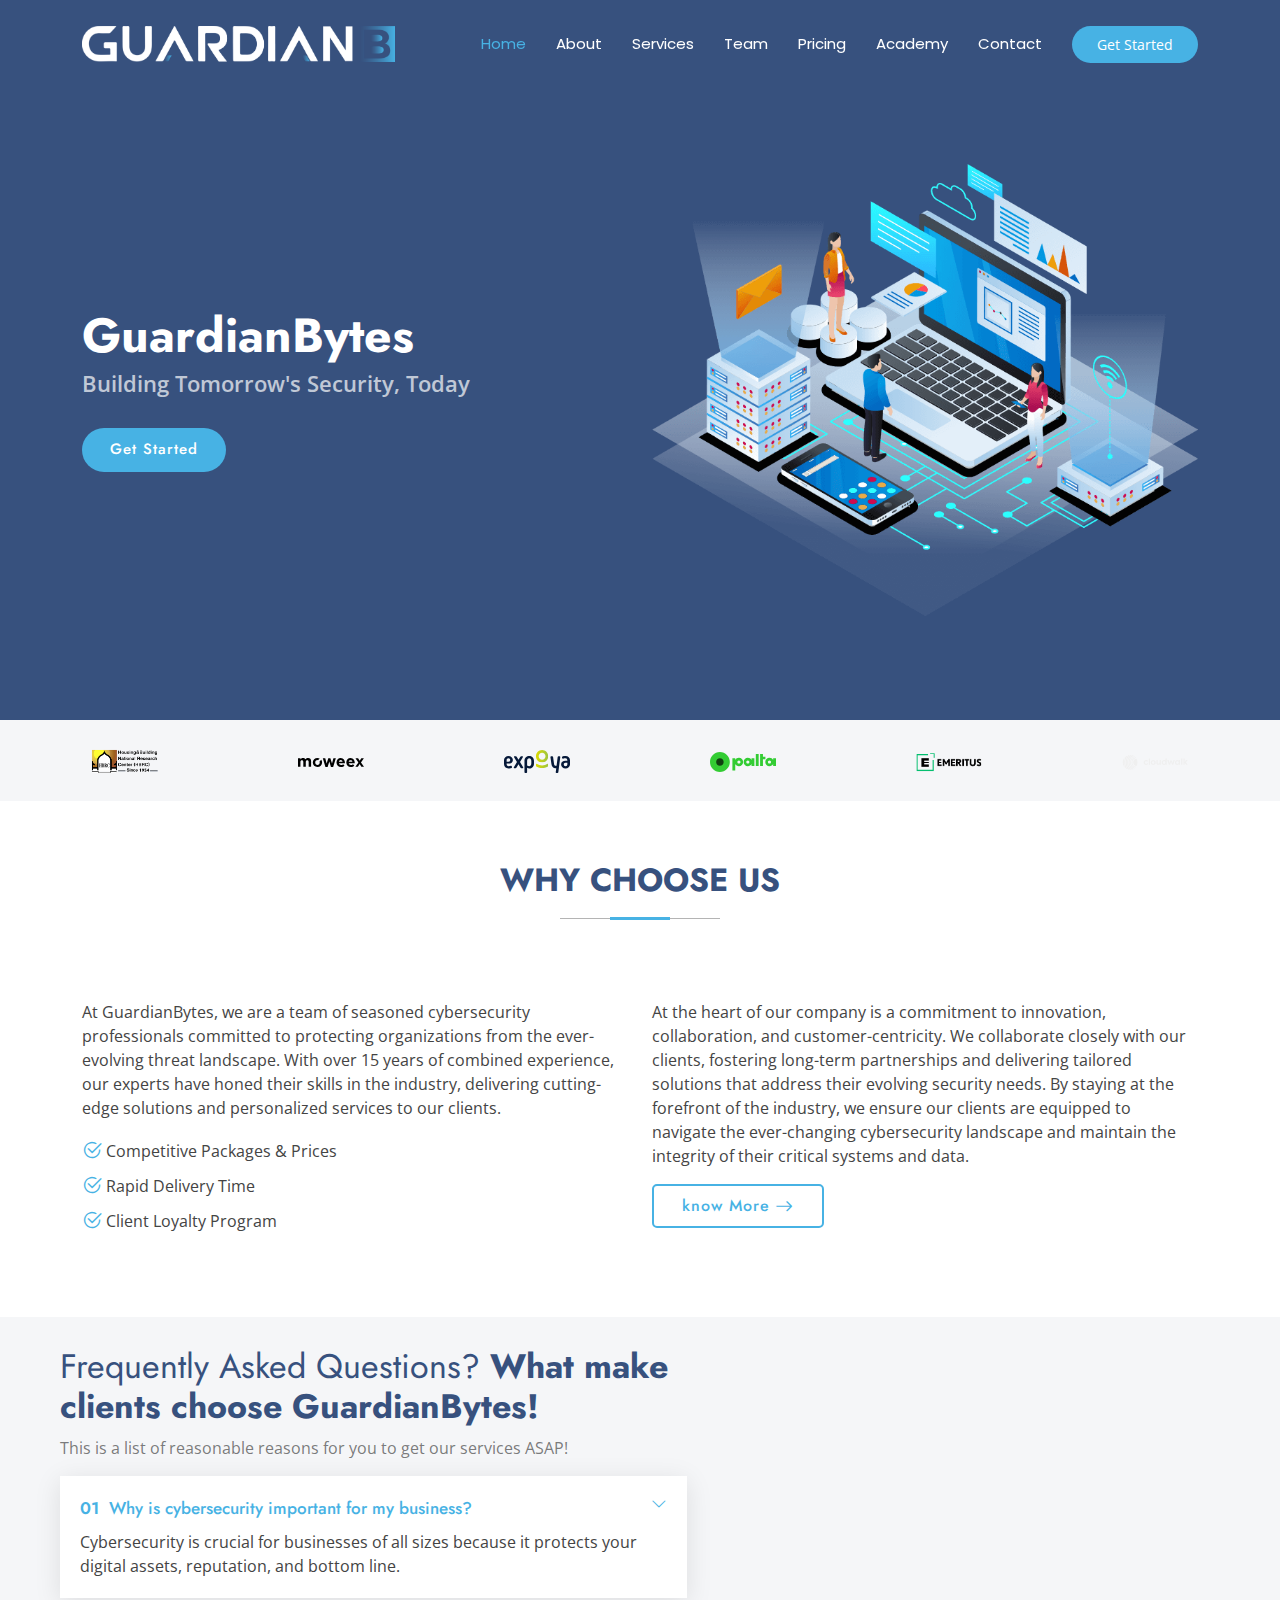
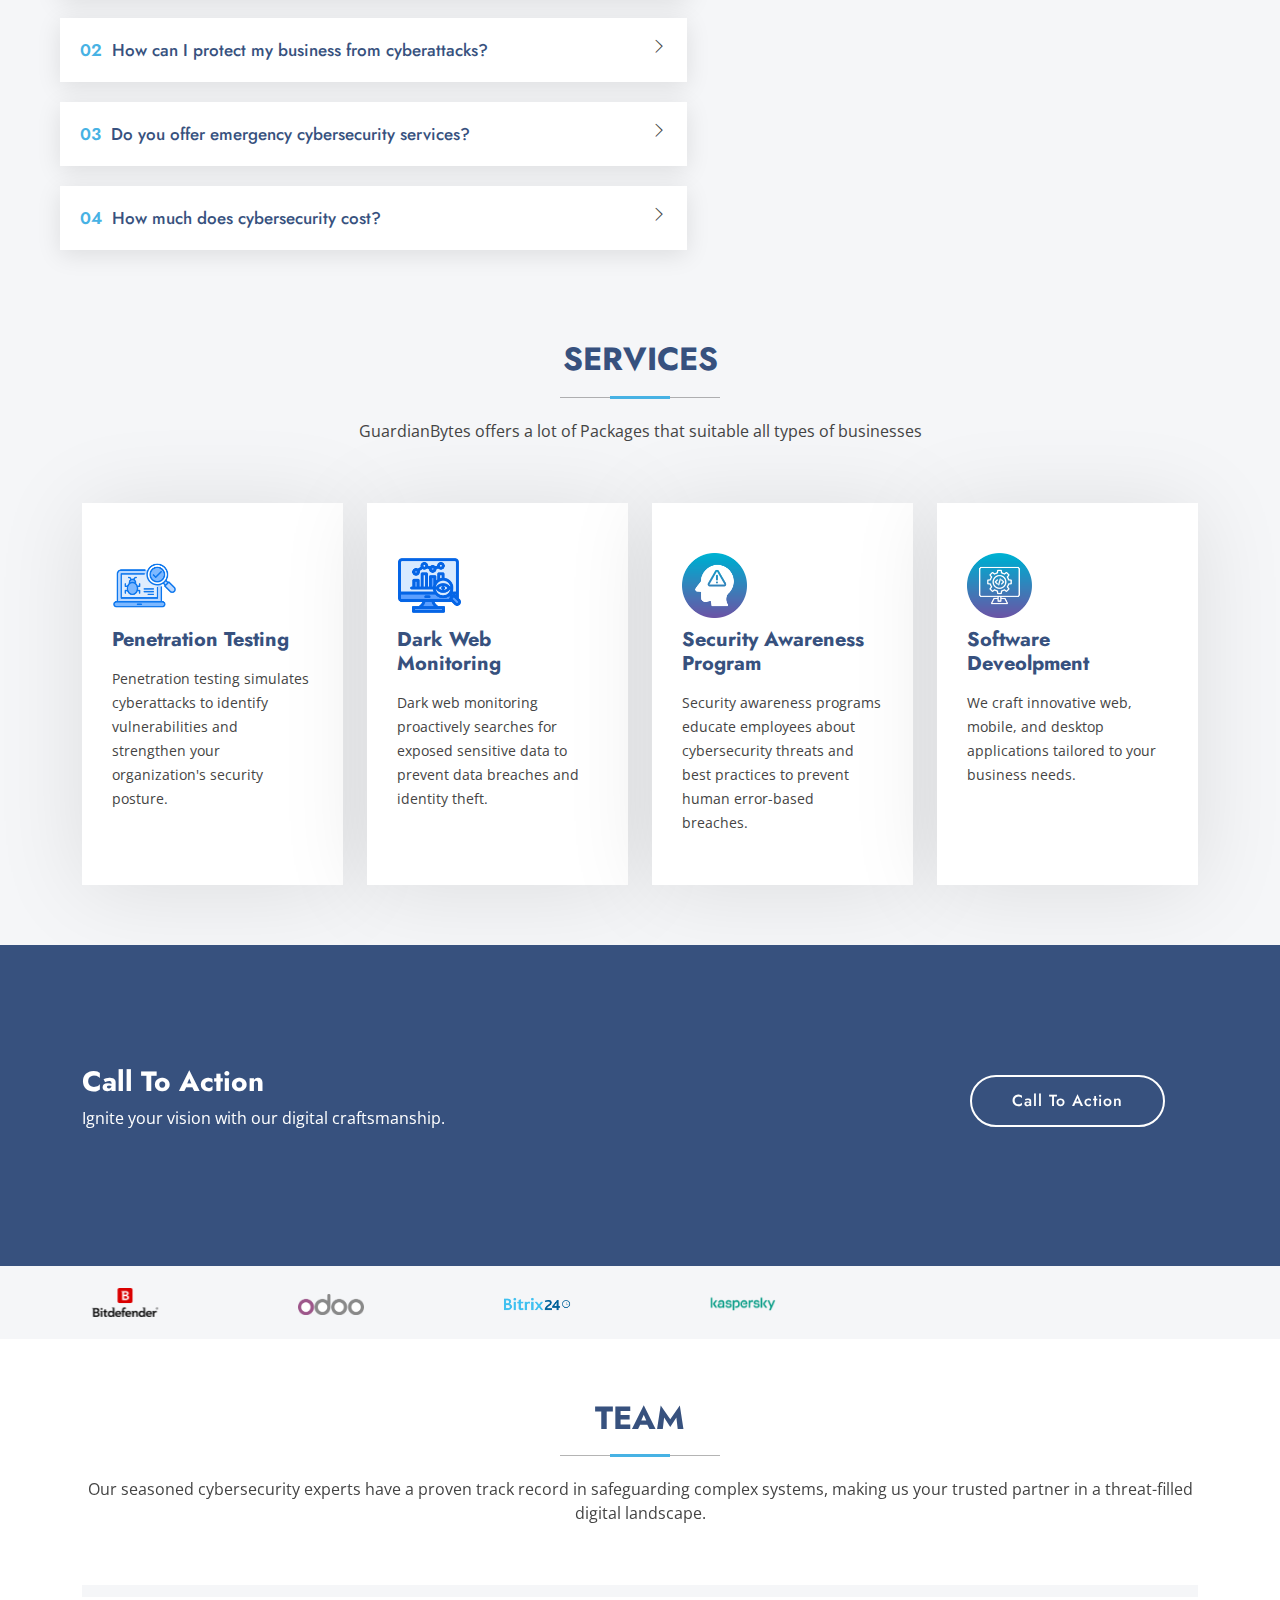
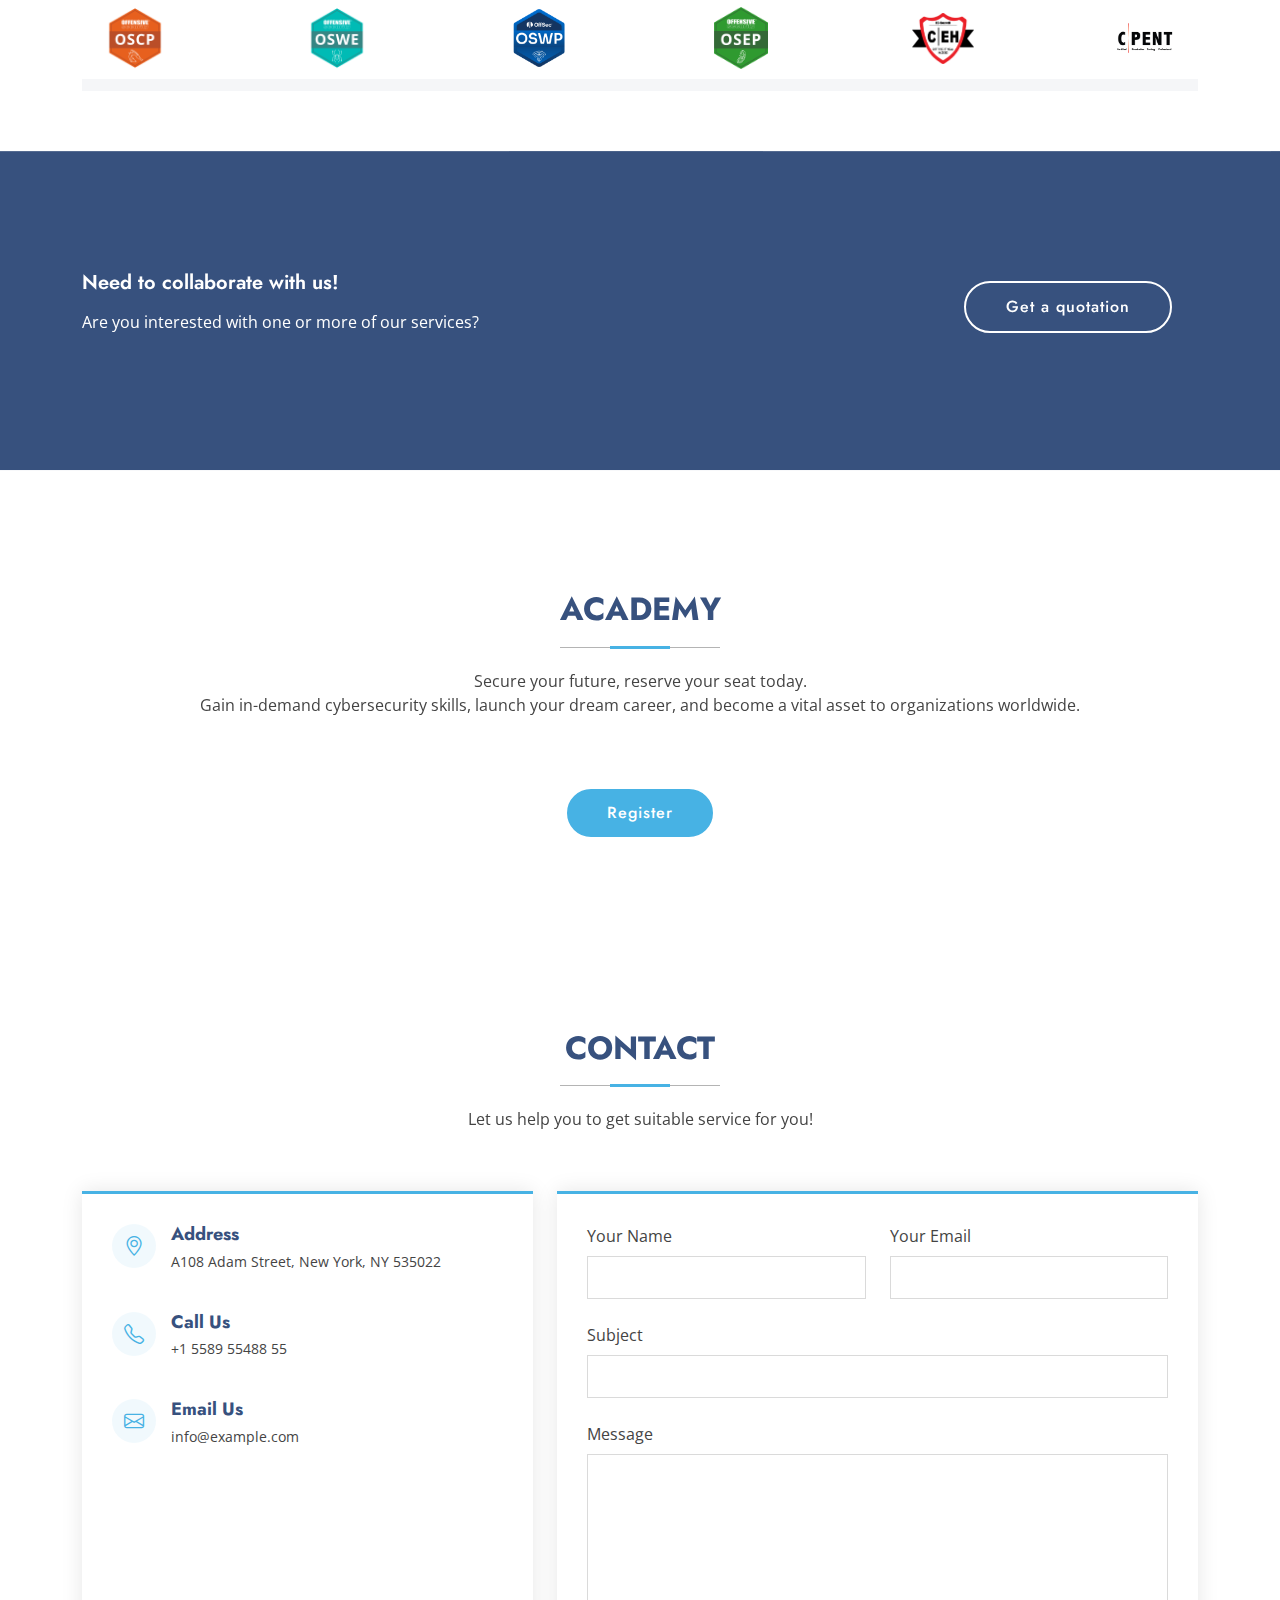
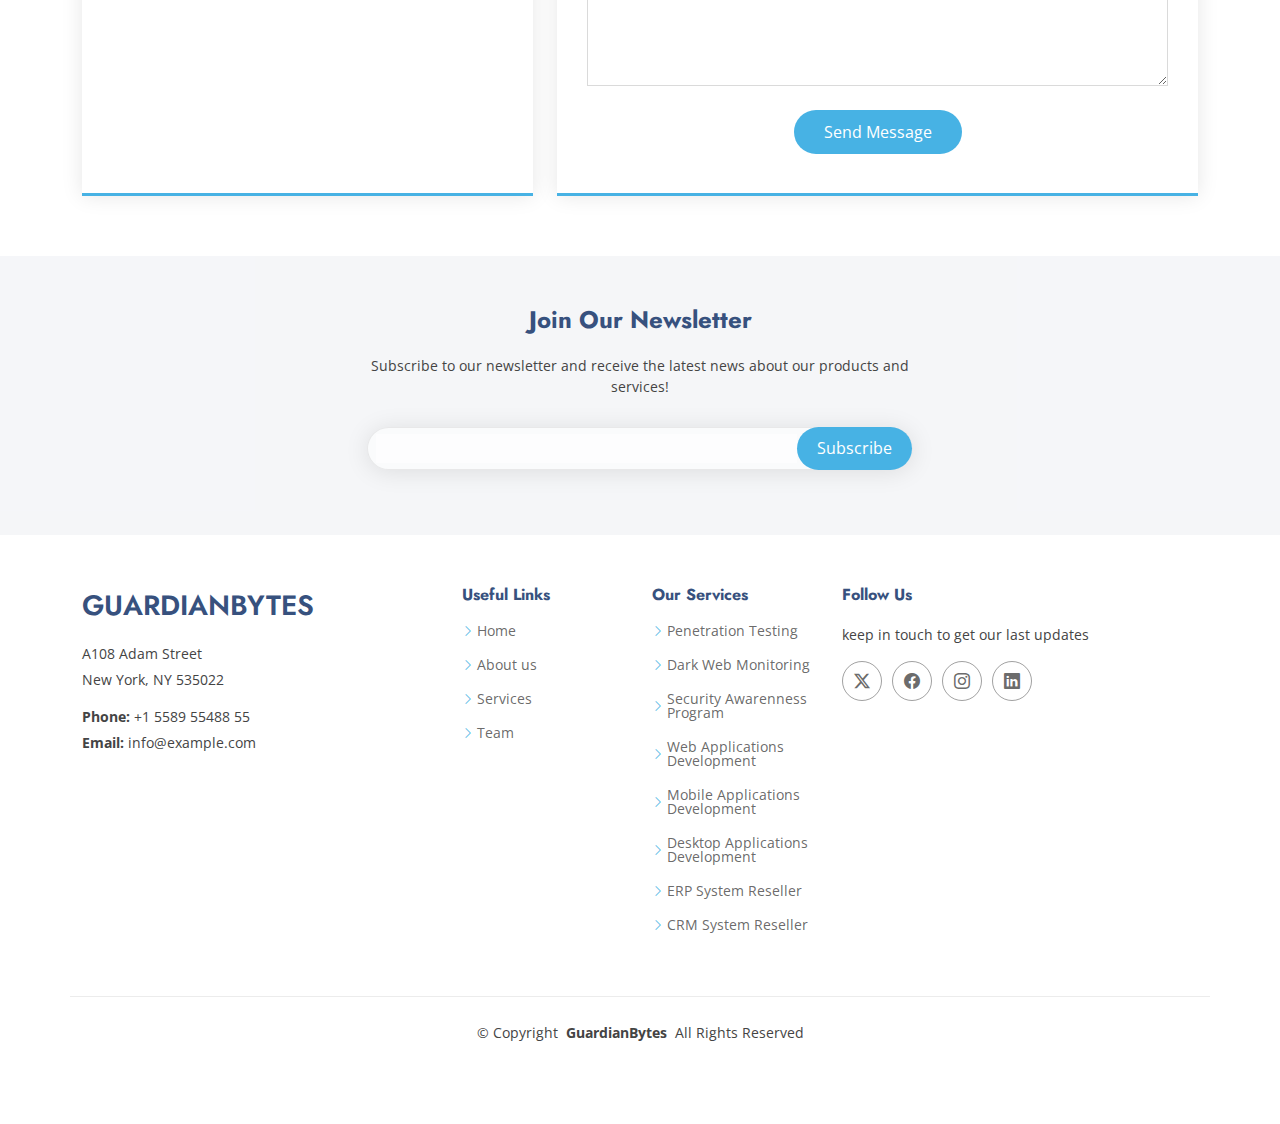
<file: index.html>
<!DOCTYPE html>
<html lang="en">

<head>
  <meta charset="utf-8">
  <meta content="width=device-width, initial-scale=1.0" name="viewport">
  <title>GuardianBytes</title>
  <meta content="" name="description">
  <meta content="" name="keywords">

  <!-- Favicons -->
  <link href="assets/img/favicon.ico" rel="icon">
  <link href="assets/img/favicon.ico" rel="apple-touch-icon">

  <!-- Fonts -->
  <link href="https://fonts.googleapis.com" rel="preconnect">
  <link href="https://fonts.gstatic.com" rel="preconnect" crossorigin>
  <link href="https://fonts.googleapis.com/css2?family=Open+Sans:ital,wght@0,300;0,400;0,500;0,600;0,700;0,800;1,300;1,400;1,500;1,600;1,700;1,800&family=Poppins:ital,wght@0,100;0,200;0,300;0,400;0,500;0,600;0,700;0,800;0,900;1,100;1,200;1,300;1,400;1,500;1,600;1,700;1,800;1,900&family=Jost:ital,wght@0,100;0,200;0,300;0,400;0,500;0,600;0,700;0,800;0,900;1,100;1,200;1,300;1,400;1,500;1,600;1,700;1,800;1,900&display=swap" rel="stylesheet">

  <!-- Vendor CSS Files -->
  <link href="assets/vendor/bootstrap/css/bootstrap.min.css" rel="stylesheet">
  <link href="assets/vendor/bootstrap-icons/bootstrap-icons.css" rel="stylesheet">
  <link href="assets/vendor/aos/aos.css" rel="stylesheet">
  <link href="assets/vendor/glightbox/css/glightbox.min.css" rel="stylesheet">
  <link href="assets/vendor/swiper/swiper-bundle.min.css" rel="stylesheet">

  <!-- Main CSS File -->
  <link href="assets/css/main.css" rel="stylesheet">

</head>

<body class="index-page">

  <header id="header" class="header d-flex align-items-center fixed-top">
    <div class="container-fluid container-xl position-relative d-flex align-items-center">

      <a href="index.html" class="logo d-flex align-items-center me-auto">
        <!-- Uncomment the line below if you also wish to use an image logo -->
        <!-- <img src="assets/img/logo.png" alt=""> -->
        <img class="sitename" src="assets/img/G_B (wv).png">
      </a>

      <nav id="navmenu" class="navmenu">
        <ul>
          <li><a href="#hero" class="active">Home</a></li>
          <li><a href="#about">About</a></li>
          <li><a href="#services">Services</a></li>
          <li><a href="#team">Team</a></li>
          <li><a href="#pricing">Pricing</a></li>
          <li><a href="#academy">Academy</a></li>
          <li><a href="#contact">Contact</a></li>
        </ul>
        <i class="mobile-nav-toggle d-xl-none bi bi-list"></i>
      </nav>

      <a class="btn-getstarted" href="#about">Get Started</a>

    </div>
  </header>

  <main class="main">

    <!-- Hero Section -->
    <section id="hero" class="hero section dark-background">

      <div class="container">
        <div class="row gy-4">
          <div class="col-lg-6 order-2 order-lg-1 d-flex flex-column justify-content-center" data-aos="fade-up">
            <h1>GuardianBytes</h1>
            <p>Building Tomorrow's Security, Today</p>
            <div class="d-flex">
              <a href="#about" class="btn-get-started">Get Started</a>
            </div>
          </div>
          <div class="col-lg-6 order-1 order-lg-2 hero-img">
            <img src="assets/img/hero-img.png" class="img-fluid animated" alt="">
          </div>
        </div>
      </div>

    </section><!-- /Hero Section -->

    <!-- Clients Section -->
    <section id="clients" class="clients section light-background">

      <div class="container">

        <div class="swiper init-swiper">
          <script type="application/json" class="swiper-config">
            {
              "loop": true,
              "speed": 600,
              "autoplay": {
                "delay": 5000
              },
              "slidesPerView": "auto",
              "pagination": {
                "el": ".swiper-pagination",
                "type": "bullets",
                "clickable": true
              },
              "breakpoints": {
                "320": {
                  "slidesPerView": 2,
                  "spaceBetween": 40
                },
                "480": {
                  "slidesPerView": 3,
                  "spaceBetween": 60
                },
                "640": {
                  "slidesPerView": 4,
                  "spaceBetween": 80
                },
                "992": {
                  "slidesPerView": 5,
                  "spaceBetween": 120
                },
                "1200": {
                  "slidesPerView": 6,
                  "spaceBetween": 120
                }
              }
            }
          </script>
          <div class="swiper-wrapper align-items-center">
            <div class="swiper-slide"><img src="assets/img/clients/client-1.png" class="img-fluid" alt=""></div>
            <div class="swiper-slide"><img src="assets/img/clients/client-2.svg" class="img-fluid" alt=""></div>
            <div class="swiper-slide"><img src="assets/img/clients/client-3.svg" class="img-fluid" alt=""></div>
            <div class="swiper-slide"><img src="assets/img/clients/client-4.svg" class="img-fluid" alt=""></div>
            <div class="swiper-slide"><img src="assets/img/clients/client-5.webp" class="img-fluid" alt=""></div>
            <div class="swiper-slide"><img src="assets/img/clients/client-6.svg" class="img-fluid" alt=""></div>
            <div class="swiper-slide"><img src="assets/img/clients/client-7.png" class="img-fluid" alt=""></div>
            <div class="swiper-slide"><img src="assets/img/clients/client-8.png" class="img-fluid" alt=""></div>
            <div class="swiper-slide"><img src="assets/img/clients/client-9.png" class="img-fluid" alt=""></div>
          </div>
        </div>

      </div>

    </section><!-- /Clients Section -->

    <!-- About Section -->
    <section id="about" class="about section">

      <!-- Section Title -->
      <div class="container section-title">
        <h2>Why Choose Us</h2>
      </div><!-- End Section Title -->

      <div class="container">

        <div class="row gy-4">

          <div class="col-lg-6 content">
            <p>
              At GuardianBytes, we are a team of seasoned cybersecurity professionals committed to protecting organizations from the ever-evolving threat landscape. With over 15 years of combined experience, our experts have honed their skills in the industry, delivering cutting-edge solutions and personalized services to our clients.
            </p>
            <ul>
              <li><i class="bi bi-check2-circle"></i> <span>Competitive Packages & Prices</span></li>
              <li><i class="bi bi-check2-circle"></i> <span>Rapid Delivery Time</span></li>
              <li><i class="bi bi-check2-circle"></i> <span>Client Loyalty Program</span></li>
            </ul>
          </div>

          <div class="col-lg-6">
            <p>At the heart of our company is a commitment to innovation, collaboration, and customer-centricity. We collaborate closely with our clients, fostering long-term partnerships and delivering tailored solutions that address their evolving security needs. By staying at the forefront of the industry, we ensure our clients are equipped to navigate the ever-changing cybersecurity landscape and maintain the integrity of their critical systems and data.</p>
            <a href="#contact" class="read-more"><span>know More</span><i class="bi bi-arrow-right"></i></a>
          </div>

        </div>

      </div>

    </section><!-- /About Section -->

    <!-- Why Us Section -->
    <section id="why-us" class="section why-us light-background" data-builder="section">

      <div class="container-fluid">

        <div class="row gy-4">

          <div class="col-lg-7 d-flex flex-column justify-content-center order-2 order-lg-1">

            <div class="content px-xl-5">
              <h3><span>Frequently Asked Questions? </span><strong>What make clients choose GuardianBytes!</strong></h3>
              <p>
                  This is a list of reasonable reasons for you to get our services ASAP!
              </p>
            </div>

            <div class="faq-container px-xl-5">

              <div class="faq-item faq-active">

                <h3><span>01</span> Why is cybersecurity important for my business?</h3>
                <div class="faq-content">
                  <p>Cybersecurity is crucial for businesses of all sizes because it protects your digital assets, reputation, and bottom line.</p>
                </div>
                <i class="faq-toggle bi bi-chevron-right"></i>
              </div><!-- End Faq item-->

              <div class="faq-item">
                <h3><span>02</span> How can I protect my business from cyberattacks?</h3>
                <div class="faq-content">
                  <p>Prioritize employee training, strong passwords, and regular software updates. Implement firewalls, data backups, and access controls.</p>
                </div>
                <i class="faq-toggle bi bi-chevron-right"></i>
              </div><!-- End Faq item-->

              <div class="faq-item">
                <h3><span>03</span> Do you offer emergency cybersecurity services?</h3>
                <div class="faq-content">
                  <p>yes,based on incident, you will get us as the loyal supporter for you.</p>
                </div>

                <i class="faq-toggle bi bi-chevron-right"></i>
              </div><!-- End Faq item-->
              <div class="faq-item">
                <h3><span>04</span> How much does cybersecurity cost?</h3>
                <div class="faq-content">
                  <p>fill <a href="#contact">the form</a> and we will get in touch with you soon. </p>
                </div>
                <i class="faq-toggle bi bi-chevron-right"></i>
              </div><!-- End Faq item-->
            </div>

          </div>

          <div class="col-lg-5 order-1 order-lg-2 why-us-img">
            <img src="assets/img/why-us.png" class="img-fluid" alt="" data-aos="zoom-in" data-aos-delay="100">
          </div>
        </div>

      </div>

    </section><!-- /Why Us Section -->


    <!-- Services Section -->
    <section id="services" class="services section light-background">

      <!-- Section Title -->
      <div class="container section-title">
        <h2>Services</h2>
        <p>GuardianBytes offers a lot of Packages that suitable all types of businesses</p>
      </div><!-- End Section Title -->

      <div class="container">

        <div class="row gy-4">

          <div class="col-xl-3 col-md-6 d-flex">
            <div class="service-item position-relative">
              <div class="icon"><img src="assets/img/icon/icon-01.png" class="img-fluid" width="65px" height="65px" alt=""></div>
              <h4><a href="#about" class="stretched-link">Penetration Testing</a></h4>
              <p>Penetration testing simulates cyberattacks to identify vulnerabilities and strengthen your organization's security posture.</p>
            </div>
          </div><!-- End Service Item -->

          <div class="col-xl-3 col-md-6 d-flex">
            <div class="service-item position-relative">
              <div class="icon"><img src="assets/img/icon/icon-02.png" class="img-fluid" width="65px" height="65px" alt=""></div>
              <h4><a href="#about" class="stretched-link">Dark Web Monitoring</a></h4>
              <p>Dark web monitoring proactively searches for exposed sensitive data to prevent data breaches and identity theft.</p>
            </div>
          </div><!-- End Service Item -->

          <div class="col-xl-3 col-md-6 d-flex">
            <div class="service-item position-relative">
              <div class="icon"><img src="assets/img/icon/icon-03.png" class="img-fluid" width="65px" height="65px" alt=""></div>
              <h4><a href="#about" class="stretched-link">Security Awareness Program</a></h4>
              <p>Security awareness programs educate employees about cybersecurity threats and best practices to prevent human error-based breaches.</p>
            </div>
          </div><!-- End Service Item -->

          <div class="col-xl-3 col-md-6 d-flex">
            <div class="service-item position-relative">
              <div class="icon"><img src="assets/img/icon/icon-04.png" class="img-fluid" width="65px" height="65px" alt=""></div>
              <h4><a href="#about" class="stretched-link">Software Deveolpment</a></h4>
              <p>We craft innovative web, mobile, and desktop applications tailored to your business needs.</p>
            </div>
          </div><!-- End Service Item -->

        </div>

      </div>

    </section><!-- /Services Section -->

    <!-- Call To Action Section -->
    <section id="call-to-action" class="call-to-action section dark-background">

      <img src="assets/img/cta-bg.jpg" alt="">

      <div class="container">

        <div class="row">
          <div class="col-xl-9 text-center text-xl-start">
            <h3>Call To Action</h3>
            <p>Ignite your vision with our digital craftsmanship.</p>
          </div>
          <div class="col-xl-3 cta-btn-container text-center">
            <a class="cta-btn align-middle" href="#contact">Call To Action</a>
          </div>
        </div>

      </div>

    </section><!-- /Call To Action Section -->

    <!-- partners Section -->
    <section id="clients" class="clients section light-background">

      <div class="container">

        <div class="swiper init-swiper">
          <script type="application/json" class="swiper-config">
            {
              "loop": true,
              "speed": 600,
              "autoplay": {
                "delay": 5000
              },
              "slidesPerView": "auto",
              "pagination": {
                "el": ".swiper-pagination",
                "type": "bullets",
                "clickable": true
              },
              "breakpoints": {
                "320": {
                  "slidesPerView": 2,
                  "spaceBetween": 40
                },
                "480": {
                  "slidesPerView": 3,
                  "spaceBetween": 60
                },
                "640": {
                  "slidesPerView": 4,
                  "spaceBetween": 80
                },
                "992": {
                  "slidesPerView": 5,
                  "spaceBetween": 120
                },
                "1200": {
                  "slidesPerView": 6,
                  "spaceBetween": 120
                }
              }
            }
          </script>
          <div class="swiper-wrapper align-items-center">
            <div class="swiper-slide"><img src="assets/img/clients/partner-01.png" class="img-fluid" alt=""></div>
            <div class="swiper-slide"><img src="assets/img/clients/partner-02.png" class="img-fluid" alt=""></div>
            <div class="swiper-slide"><img src="assets/img/clients/partner-03.png" class="img-fluid" alt=""></div>
            <div class="swiper-slide"><img src="assets/img/clients/partner-04.png" class="img-fluid" alt=""></div>
          </div>
        </div>

      </div>

    </section><!-- /partners Section -->

    
    <!-- Team Section -->
    <section id="team" class="team section">

      <!-- Section Title -->
      <div class="container section-title">
        <h2>Team</h2>
        <p>Our seasoned cybersecurity experts have a proven track record in safeguarding complex systems, making us your trusted partner in a threat-filled digital landscape.</p>
      </div><!-- End Section Title -->

      <div class="container">
        <!-- certificates Section -->
    <section id="clients" class="clients section light-background">

      <div class="container cert">

        <div class="swiper init-swiper cert">
          <script type="application/json" class="swiper-config">
            {
              "loop": true,
              "speed": 600,
              "autoplay": {
                "delay": 5000
              },
              "slidesPerView": "auto",
              "pagination": {
                "el": ".swiper-pagination",
                "type": "bullets",
                "clickable": true
              },
              "breakpoints": {
                "320": {
                  "slidesPerView": 2,
                  "spaceBetween": 40
                },
                "480": {
                  "slidesPerView": 3,
                  "spaceBetween": 60
                },
                "640": {
                  "slidesPerView": 4,
                  "spaceBetween": 80
                },
                "992": {
                  "slidesPerView": 5,
                  "spaceBetween": 120
                },
                "1200": {
                  "slidesPerView": 6,
                  "spaceBetween": 120
                }
              }
            }
          </script>
          <div class="swiper-wrapper align-items-center">
            <div class="swiper-slide"><img src="assets/img/clients/cert-1.png" class="img-fluid" alt=""></div>
            <div class="swiper-slide"><img src="assets/img/clients/cert-2.png" class="img-fluid" alt=""></div>
            <div class="swiper-slide"><img src="assets/img/clients/cert-3.png" class="img-fluid" alt=""></div>
            <div class="swiper-slide"><img src="assets/img/clients/cert-4.png" class="img-fluid" alt=""></div>
            <div class="swiper-slide"><img src="assets/img/clients/cert-5.png" class="img-fluid" alt=""></div>
            <div class="swiper-slide"><img src="assets/img/clients/cert-6.webp" class="img-fluid" alt=""></div>
            <div class="swiper-slide"><img src="assets/img/clients/cert-7.webp" class="img-fluid" alt=""></div>
            <div class="swiper-slide"><img src="assets/img/clients/cert-8.png" class="img-fluid" alt=""></div>
            <div class="swiper-slide"><img src="assets/img/clients/cert-9.png" class="img-fluid" alt=""></div>
            <div class="swiper-slide"><img src="assets/img/clients/cert-10.webp" class="img-fluid" alt=""></div>
            <div class="swiper-slide"><img src="assets/img/clients/cert-11.png" class="img-fluid" alt=""></div>
            <div class="swiper-slide"><img src="assets/img/clients/cer-12.png" class="img-fluid" alt=""></div>
            <div class="swiper-slide"><img src="assets/img/clients/cert-13.png" class="img-fluid" alt=""></div>
            <div class="swiper-slide"><img src="assets/img/clients/cert-14.png" class="img-fluid" alt=""></div>
            <div class="swiper-slide"><img src="assets/img/clients/cert-15.png" class="img-fluid" alt=""></div>
          </div>
        </div>

      </div>

    </section><!-- /certificates Section -->
        
      </div>

    </section><!-- /Team Section -->

    <!-- Call To Action Section -->
    <section id="pricing" class="call-to-action section dark-background pricing">

      <img src="assets/img/cta-bg.jpg" alt="">

      <div class="container">

        <div class="row">
          <div class="col-xl-9 text-center text-xl-start">
            <h3>Need to collaborate with us!</h3>
            <p>Are you interested with one or more of our services?</p>
          </div>
          <div class="col-xl-3 cta-btn-container text-center">
            <a class="cta-btn align-middle" href="#contact">Get a quotation</a>
          </div>
        </div>

      </div>

    </section><!-- /Call To Action Section -->

    <!-- Academy Section -->
    <section id="academy" class="call-to-action academy section">
      <div class="container">

        <div class="container">
          <div class=" container section-title text-center text-xl-center">
            <h2>Academy</h2>
        <p>Secure your future, reserve your seat today.</p>
        <p>Gain in-demand cybersecurity skills, launch your dream career, and become a vital asset to organizations worldwide.</p>
          </div>
          <div class="container">
        
            <div class="cta-btn-container text-center">
              <a class="align-middle" href="https://kdc210k19jn.typeform.com/to/NMPzw31U" target="_blank"><button type="button" class="cta-btn align-middle">Register</button></a>
              
            </div>
        </div>

      </div>
     

    </section><!-- /Academy Section -->




    <!-- Contact Section -->
    <section id="contact" class="contact section">

      <!-- Section Title -->
      <div class="container section-title">
        <h2>Contact</h2>
        <p>Let us help you to get suitable service for you!</p>
      </div><!-- End Section Title -->

      <div class="container">

        <div class="row gy-4">

          <div class="col-lg-5">

            <div class="info-wrap">
              <div class="info-item d-flex">
                <i class="bi bi-geo-alt flex-shrink-0"></i>
                <div>
                  <h3>Address</h3>
                  <p>A108 Adam Street, New York, NY 535022</p>
                </div>
              </div><!-- End Info Item -->

              <div class="info-item d-flex">
                <i class="bi bi-telephone flex-shrink-0"></i>
                <div>
                  <h3>Call Us</h3>
                  <p>+1 5589 55488 55</p>
                </div>
              </div><!-- End Info Item -->

              <div class="info-item d-flex">
                <i class="bi bi-envelope flex-shrink-0"></i>
                <div>
                  <h3>Email Us</h3>
                  <p>info@example.com</p>
                </div>
              </div><!-- End Info Item -->

              <iframe src="https://www.google.com/maps/embed?pb=!1m14!1m8!1m3!1d48389.78314118045!2d-74.006138!3d40.710059!3m2!1i1024!2i768!4f13.1!3m3!1m2!1s0x89c25a22a3bda30d%3A0xb89d1fe6bc499443!2sDowntown%20Conference%20Center!5e0!3m2!1sen!2sus!4v1676961268712!5m2!1sen!2sus" frameborder="0" style="border:0; width: 100%; height: 270px;" allowfullscreen="" loading="lazy" referrerpolicy="no-referrer-when-downgrade"></iframe>
            </div>
          </div>

          <div class="col-lg-7">
            <form action="forms/contact.php" method="post" class="php-email-form">
              <div class="row gy-4">

                <div class="col-md-6">
                  <label for="name-field" class="pb-2">Your Name</label>
                  <input type="text" name="name" id="name-field" class="form-control" required="">
                </div>

                <div class="col-md-6">
                  <label for="email-field" class="pb-2">Your Email</label>
                  <input type="email" class="form-control" name="email" id="email-field" required="">
                </div>

                <div class="col-md-12">
                  <label for="subject-field" class="pb-2">Subject</label>
                  <input type="text" class="form-control" name="subject" id="subject-field" required="">
                </div>

                <div class="col-md-12">
                  <label for="message-field" class="pb-2">Message</label>
                  <textarea class="form-control" name="message" rows="10" id="message-field" required=""></textarea>
                </div>

                <div class="col-md-12 text-center">
                  <div class="loading">Loading</div>
                  <div class="error-message"></div>
                  <div class="sent-message">Your message has been sent. Thank you!</div>

                  <button type="submit">Send Message</button>
                </div>

              </div>
            </form>
          </div><!-- End Contact Form -->

        </div>

      </div>

    </section><!-- /Contact Section -->

  </main>

  <footer id="footer" class="footer">

    <div class="footer-newsletter">
      <div class="container">
        <div class="row justify-content-center text-center">
          <div class="col-lg-6">
            <h4>Join Our Newsletter</h4>
            <p>Subscribe to our newsletter and receive the latest news about our products and services!</p>
            <form action="forms/newsletter.php" method="post" class="php-email-form">
              <div class="newsletter-form"><input type="email" name="email"><input type="submit" value="Subscribe"></div>
              <div class="loading">Loading</div>
              <div class="error-message"></div>
              <div class="sent-message">Your subscription request has been sent. Thank you!</div>
            </form>
          </div>
        </div>
      </div>
    </div>

    <div class="container footer-top">
      <div class="row gy-4">
        <div class="col-lg-4 col-md-6 footer-about">
          <a href="index.html" class="d-flex align-items-center">
            <span class="sitename">GuardianBytes</span>
          </a>
          <div class="footer-contact pt-3">
            <p>A108 Adam Street</p>
            <p>New York, NY 535022</p>
            <p class="mt-3"><strong>Phone:</strong> <span>+1 5589 55488 55</span></p>
            <p><strong>Email:</strong> <span>info@example.com</span></p>
          </div>
        </div>

        <div class="col-lg-2 col-md-3 footer-links">
          <h4>Useful Links</h4>
          <ul>
            <li><i class="bi bi-chevron-right"></i> <a href="#hero">Home</a></li>
            <li><i class="bi bi-chevron-right"></i> <a href="#about">About us</a></li>
            <li><i class="bi bi-chevron-right"></i> <a href="#service">Services</a></li>
            <li><i class="bi bi-chevron-right"></i> <a href="#team">Team</a></li>
          </ul>
        </div>

        <div class="col-lg-2 col-md-3 footer-links">
          <h4>Our Services</h4>
          <ul>
            <li><i class="bi bi-chevron-right"></i> <a href="#services">Penetration Testing</a></li>
            <li><i class="bi bi-chevron-right"></i> <a href="#services">Dark Web Monitoring</a></li>
            <li><i class="bi bi-chevron-right"></i> <a href="#services">Security Awarenness Program</a></li>
            <li><i class="bi bi-chevron-right"></i> <a href="#services">Web Applications Development</a></li>
            <li><i class="bi bi-chevron-right"></i> <a href="#services">Mobile Applications Development</a></li>
            <li><i class="bi bi-chevron-right"></i> <a href="#services">Desktop Applications Development</a></li>
            <li><i class="bi bi-chevron-right"></i> <a href="#services">ERP System Reseller</a></li>
            <li><i class="bi bi-chevron-right"></i> <a href="#services">CRM System Reseller</a></li>
          </ul>
        </div>

        <div class="col-lg-4 col-md-12">
          <h4>Follow Us</h4>
          <p>keep in touch to get our last updates</p>
          <div class="social-links d-flex">
            <a href=""><i class="bi bi-twitter-x"></i></a>
            <a href=""><i class="bi bi-facebook"></i></a>
            <a href=""><i class="bi bi-instagram"></i></a>
            <a href=""><i class="bi bi-linkedin"></i></a>
          </div>
        </div>

      </div>
    </div>

    <div class="container copyright text-center mt-4">
      <p>© <span>Copyright</span> <strong class="px-1 sitename">GuardianBytes</strong> <span>All Rights Reserved</span></p>
      <div class="credits">
      </div>
    </div>

  </footer>

  <!-- Scroll Top -->
  <a href="#" id="scroll-top" class="scroll-top d-flex align-items-center justify-content-center"><i class="bi bi-arrow-up-short"></i></a>

  <!-- Preloader -->
  <div id="preloader"></div>

  <!-- Vendor JS Files -->
  <script src="assets/vendor/bootstrap/js/bootstrap.bundle.min.js"></script>
  <script src="assets/vendor/aos/aos.js"></script>
  <script src="assets/vendor/glightbox/js/glightbox.min.js"></script>
  <script src="assets/vendor/swiper/swiper-bundle.min.js"></script>
  <script src="assets/vendor/waypoints/noframework.waypoints.js"></script>
  <script src="assets/vendor/imagesloaded/imagesloaded.pkgd.min.js"></script>
  <script src="assets/vendor/isotope-layout/isotope.pkgd.min.js"></script>
  <script src="//code.tidio.co/lxt4br2jbpfyedtvxbthnohobudcrhp6.js" async></script>
  <!-- Main JS File -->
  <script src="assets/js/main.js"></script>



</body>

</html>
</file>
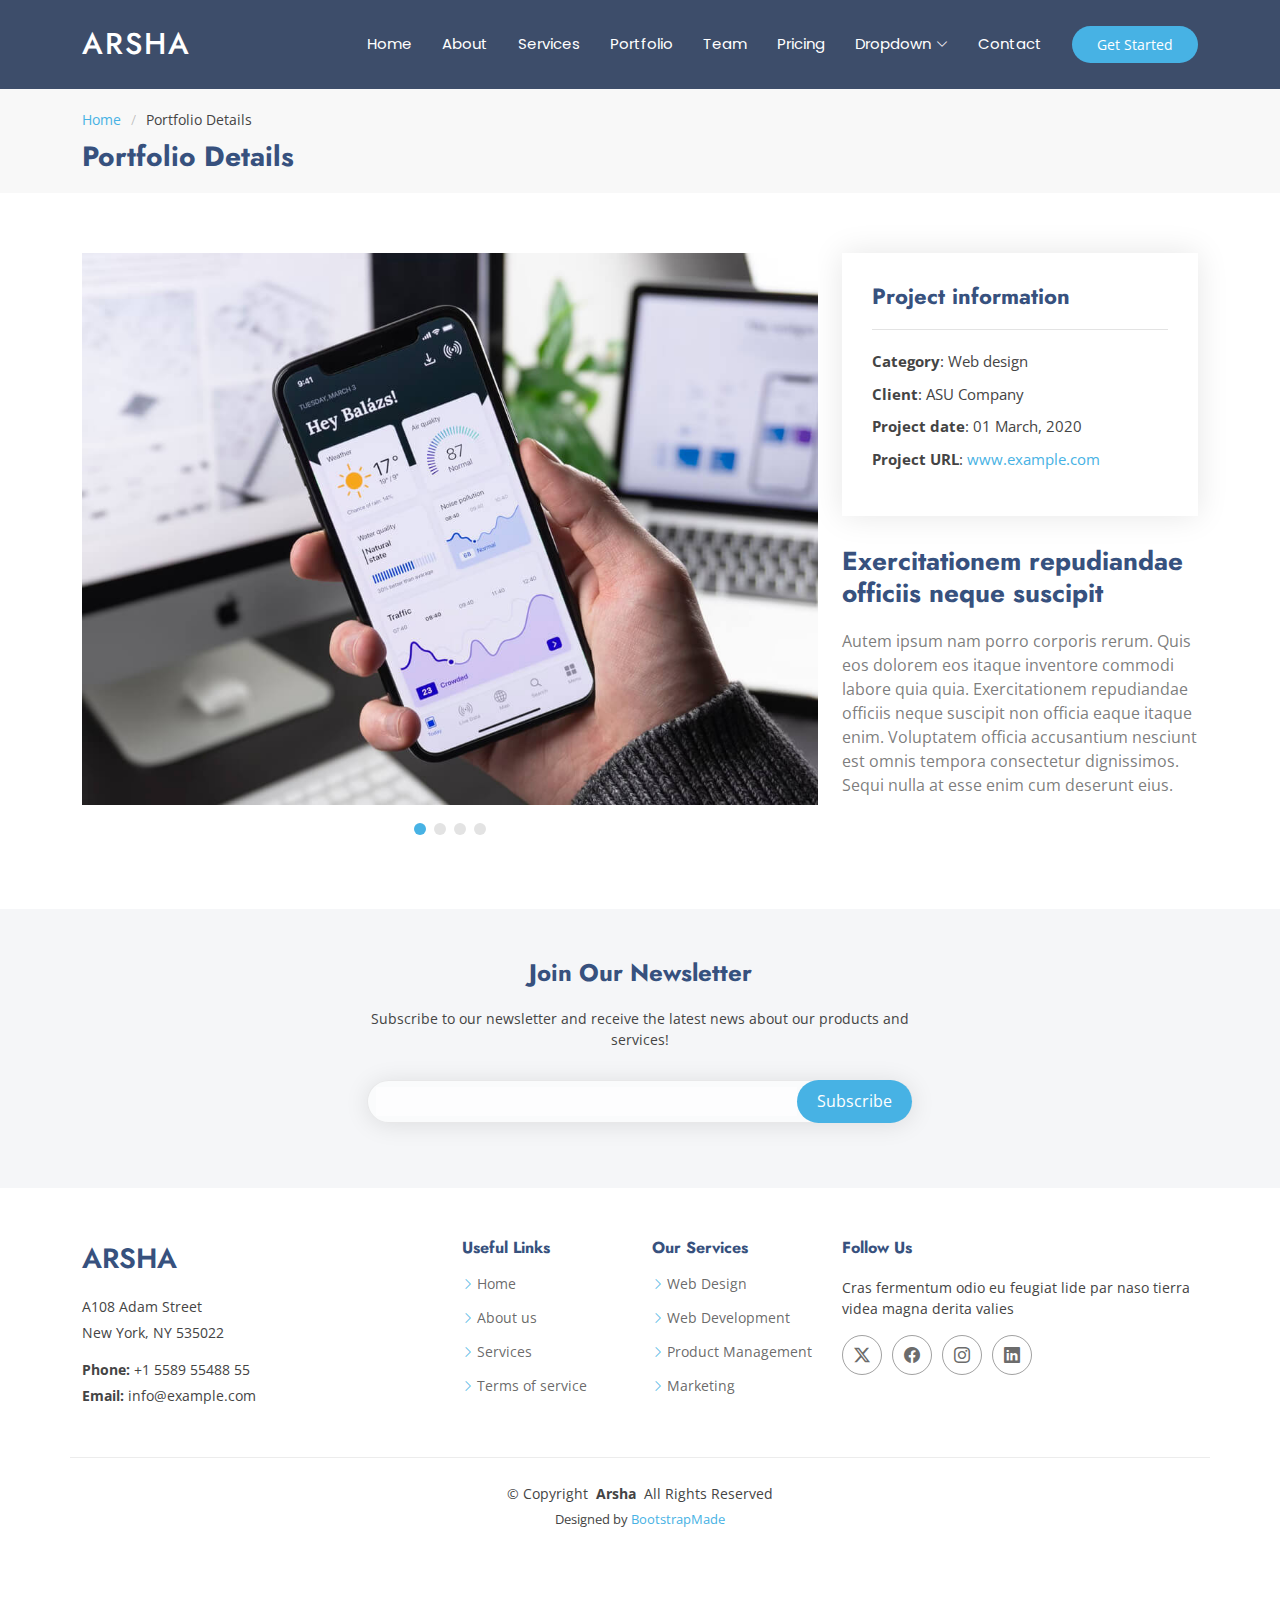
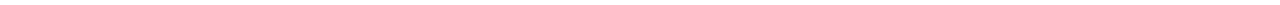
<file: portfolio-details.html>
<!DOCTYPE html>
<html lang="en">

<head>
  <meta charset="utf-8">
  <meta content="width=device-width, initial-scale=1.0" name="viewport">
  <title>Portfolio Details - Arsha Bootstrap Template</title>
  <meta content="" name="description">
  <meta content="" name="keywords">

  <!-- Favicons -->
  <link href="assets/img/favicon.png" rel="icon">
  <link href="assets/img/apple-touch-icon.png" rel="apple-touch-icon">

  <!-- Fonts -->
  <link href="https://fonts.googleapis.com" rel="preconnect">
  <link href="https://fonts.gstatic.com" rel="preconnect" crossorigin>
  <link href="https://fonts.googleapis.com/css2?family=Open+Sans:ital,wght@0,300;0,400;0,500;0,600;0,700;0,800;1,300;1,400;1,500;1,600;1,700;1,800&family=Poppins:ital,wght@0,100;0,200;0,300;0,400;0,500;0,600;0,700;0,800;0,900;1,100;1,200;1,300;1,400;1,500;1,600;1,700;1,800;1,900&family=Jost:ital,wght@0,100;0,200;0,300;0,400;0,500;0,600;0,700;0,800;0,900;1,100;1,200;1,300;1,400;1,500;1,600;1,700;1,800;1,900&display=swap" rel="stylesheet">

  <!-- Vendor CSS Files -->
  <link href="assets/vendor/bootstrap/css/bootstrap.min.css" rel="stylesheet">
  <link href="assets/vendor/bootstrap-icons/bootstrap-icons.css" rel="stylesheet">
  <link href="assets/vendor/aos/aos.css" rel="stylesheet">
  <link href="assets/vendor/glightbox/css/glightbox.min.css" rel="stylesheet">
  <link href="assets/vendor/swiper/swiper-bundle.min.css" rel="stylesheet">

  <!-- Main CSS File -->
  <link href="assets/css/main.css" rel="stylesheet">

  <!-- =======================================================
  * Template Name: Arsha
  * Template URL: https://bootstrapmade.com/arsha-free-bootstrap-html-template-corporate/
  * Updated: Jun 29 2024 with Bootstrap v5.3.3
  * Author: BootstrapMade.com
  * License: https://bootstrapmade.com/license/
  ======================================================== -->
</head>

<body class="portfolio-details-page">

  <header id="header" class="header d-flex align-items-center sticky-top">
    <div class="container-fluid container-xl position-relative d-flex align-items-center">

      <a href="index.html" class="logo d-flex align-items-center me-auto">
        <!-- Uncomment the line below if you also wish to use an image logo -->
        <!-- <img src="assets/img/logo.png" alt=""> -->
        <h1 class="sitename">Arsha</h1>
      </a>

      <nav id="navmenu" class="navmenu">
        <ul>
          <li><a href="#hero">Home</a></li>
          <li><a href="#about">About</a></li>
          <li><a href="#services">Services</a></li>
          <li><a href="#portfolio">Portfolio</a></li>
          <li><a href="#team">Team</a></li>
          <li><a href="#pricing">Pricing</a></li>
          <li class="dropdown"><a href="#"><span>Dropdown</span> <i class="bi bi-chevron-down toggle-dropdown"></i></a>
            <ul>
              <li><a href="#">Dropdown 1</a></li>
              <li class="dropdown"><a href="#"><span>Deep Dropdown</span> <i class="bi bi-chevron-down toggle-dropdown"></i></a>
                <ul>
                  <li><a href="#">Deep Dropdown 1</a></li>
                  <li><a href="#">Deep Dropdown 2</a></li>
                  <li><a href="#">Deep Dropdown 3</a></li>
                  <li><a href="#">Deep Dropdown 4</a></li>
                  <li><a href="#">Deep Dropdown 5</a></li>
                </ul>
              </li>
              <li><a href="#">Dropdown 2</a></li>
              <li><a href="#">Dropdown 3</a></li>
              <li><a href="#">Dropdown 4</a></li>
            </ul>
          </li>
          <li><a href="#contact">Contact</a></li>
        </ul>
        <i class="mobile-nav-toggle d-xl-none bi bi-list"></i>
      </nav>

      <a class="btn-getstarted" href="#about">Get Started</a>

    </div>
  </header>

  <main class="main">

    <!-- Page Title -->
    <div class="page-title" data-aos="fade">
      <div class="container">
        <nav class="breadcrumbs">
          <ol>
            <li><a href="index.html">Home</a></li>
            <li class="current">Portfolio Details</li>
          </ol>
        </nav>
        <h1>Portfolio Details</h1>
      </div>
    </div><!-- End Page Title -->

    <!-- Portfolio Details Section -->
    <section id="portfolio-details" class="portfolio-details section">

      <div class="container" data-aos="fade-up" data-aos-delay="100">

        <div class="row gy-4">

          <div class="col-lg-8">
            <div class="portfolio-details-slider swiper init-swiper">

              <script type="application/json" class="swiper-config">
                {
                  "loop": true,
                  "speed": 600,
                  "autoplay": {
                    "delay": 5000
                  },
                  "slidesPerView": "auto",
                  "pagination": {
                    "el": ".swiper-pagination",
                    "type": "bullets",
                    "clickable": true
                  }
                }
              </script>

              <div class="swiper-wrapper align-items-center">

                <div class="swiper-slide">
                  <img src="assets/img/portfolio/app-1.jpg" alt="">
                </div>

                <div class="swiper-slide">
                  <img src="assets/img/portfolio/product-1.jpg" alt="">
                </div>

                <div class="swiper-slide">
                  <img src="assets/img/portfolio/branding-1.jpg" alt="">
                </div>

                <div class="swiper-slide">
                  <img src="assets/img/portfolio/books-1.jpg" alt="">
                </div>

              </div>
              <div class="swiper-pagination"></div>
            </div>
          </div>

          <div class="col-lg-4">
            <div class="portfolio-info" data-aos="fade-up" data-aos-delay="200">
              <h3>Project information</h3>
              <ul>
                <li><strong>Category</strong>: Web design</li>
                <li><strong>Client</strong>: ASU Company</li>
                <li><strong>Project date</strong>: 01 March, 2020</li>
                <li><strong>Project URL</strong>: <a href="#">www.example.com</a></li>
              </ul>
            </div>
            <div class="portfolio-description" data-aos="fade-up" data-aos-delay="300">
              <h2>Exercitationem repudiandae officiis neque suscipit</h2>
              <p>
                Autem ipsum nam porro corporis rerum. Quis eos dolorem eos itaque inventore commodi labore quia quia. Exercitationem repudiandae officiis neque suscipit non officia eaque itaque enim. Voluptatem officia accusantium nesciunt est omnis tempora consectetur dignissimos. Sequi nulla at esse enim cum deserunt eius.
              </p>
            </div>
          </div>

        </div>

      </div>

    </section><!-- /Portfolio Details Section -->

  </main>

  <footer id="footer" class="footer">

    <div class="footer-newsletter">
      <div class="container">
        <div class="row justify-content-center text-center">
          <div class="col-lg-6">
            <h4>Join Our Newsletter</h4>
            <p>Subscribe to our newsletter and receive the latest news about our products and services!</p>
            <form action="forms/newsletter.php" method="post" class="php-email-form">
              <div class="newsletter-form"><input type="email" name="email"><input type="submit" value="Subscribe"></div>
              <div class="loading">Loading</div>
              <div class="error-message"></div>
              <div class="sent-message">Your subscription request has been sent. Thank you!</div>
            </form>
          </div>
        </div>
      </div>
    </div>

    <div class="container footer-top">
      <div class="row gy-4">
        <div class="col-lg-4 col-md-6 footer-about">
          <a href="index.html" class="d-flex align-items-center">
            <span class="sitename">Arsha</span>
          </a>
          <div class="footer-contact pt-3">
            <p>A108 Adam Street</p>
            <p>New York, NY 535022</p>
            <p class="mt-3"><strong>Phone:</strong> <span>+1 5589 55488 55</span></p>
            <p><strong>Email:</strong> <span>info@example.com</span></p>
          </div>
        </div>

        <div class="col-lg-2 col-md-3 footer-links">
          <h4>Useful Links</h4>
          <ul>
            <li><i class="bi bi-chevron-right"></i> <a href="#">Home</a></li>
            <li><i class="bi bi-chevron-right"></i> <a href="#">About us</a></li>
            <li><i class="bi bi-chevron-right"></i> <a href="#">Services</a></li>
            <li><i class="bi bi-chevron-right"></i> <a href="#">Terms of service</a></li>
          </ul>
        </div>

        <div class="col-lg-2 col-md-3 footer-links">
          <h4>Our Services</h4>
          <ul>
            <li><i class="bi bi-chevron-right"></i> <a href="#">Web Design</a></li>
            <li><i class="bi bi-chevron-right"></i> <a href="#">Web Development</a></li>
            <li><i class="bi bi-chevron-right"></i> <a href="#">Product Management</a></li>
            <li><i class="bi bi-chevron-right"></i> <a href="#">Marketing</a></li>
          </ul>
        </div>

        <div class="col-lg-4 col-md-12">
          <h4>Follow Us</h4>
          <p>Cras fermentum odio eu feugiat lide par naso tierra videa magna derita valies</p>
          <div class="social-links d-flex">
            <a href=""><i class="bi bi-twitter-x"></i></a>
            <a href=""><i class="bi bi-facebook"></i></a>
            <a href=""><i class="bi bi-instagram"></i></a>
            <a href=""><i class="bi bi-linkedin"></i></a>
          </div>
        </div>

      </div>
    </div>

    <div class="container copyright text-center mt-4">
      <p>© <span>Copyright</span> <strong class="px-1 sitename">Arsha</strong> <span>All Rights Reserved</span></p>
      <div class="credits">
        <!-- All the links in the footer should remain intact. -->
        <!-- You can delete the links only if you've purchased the pro version. -->
        <!-- Licensing information: https://bootstrapmade.com/license/ -->
        <!-- Purchase the pro version with working PHP/AJAX contact form: [buy-url] -->
        Designed by <a href="https://bootstrapmade.com/">BootstrapMade</a>
      </div>
    </div>

  </footer>

  <!-- Scroll Top -->
  <a href="#" id="scroll-top" class="scroll-top d-flex align-items-center justify-content-center"><i class="bi bi-arrow-up-short"></i></a>

  <!-- Preloader -->
  <div id="preloader"></div>

  <!-- Vendor JS Files -->
  <script src="assets/vendor/bootstrap/js/bootstrap.bundle.min.js"></script>
  <script src="assets/vendor/php-email-form/validate.js"></script>
  <script src="assets/vendor/aos/aos.js"></script>
  <script src="assets/vendor/glightbox/js/glightbox.min.js"></script>
  <script src="assets/vendor/swiper/swiper-bundle.min.js"></script>
  <script src="assets/vendor/waypoints/noframework.waypoints.js"></script>
  <script src="assets/vendor/imagesloaded/imagesloaded.pkgd.min.js"></script>
  <script src="assets/vendor/isotope-layout/isotope.pkgd.min.js"></script>

  <!-- Main JS File -->
  <script src="assets/js/main.js"></script>

</body>

</html>
</file>
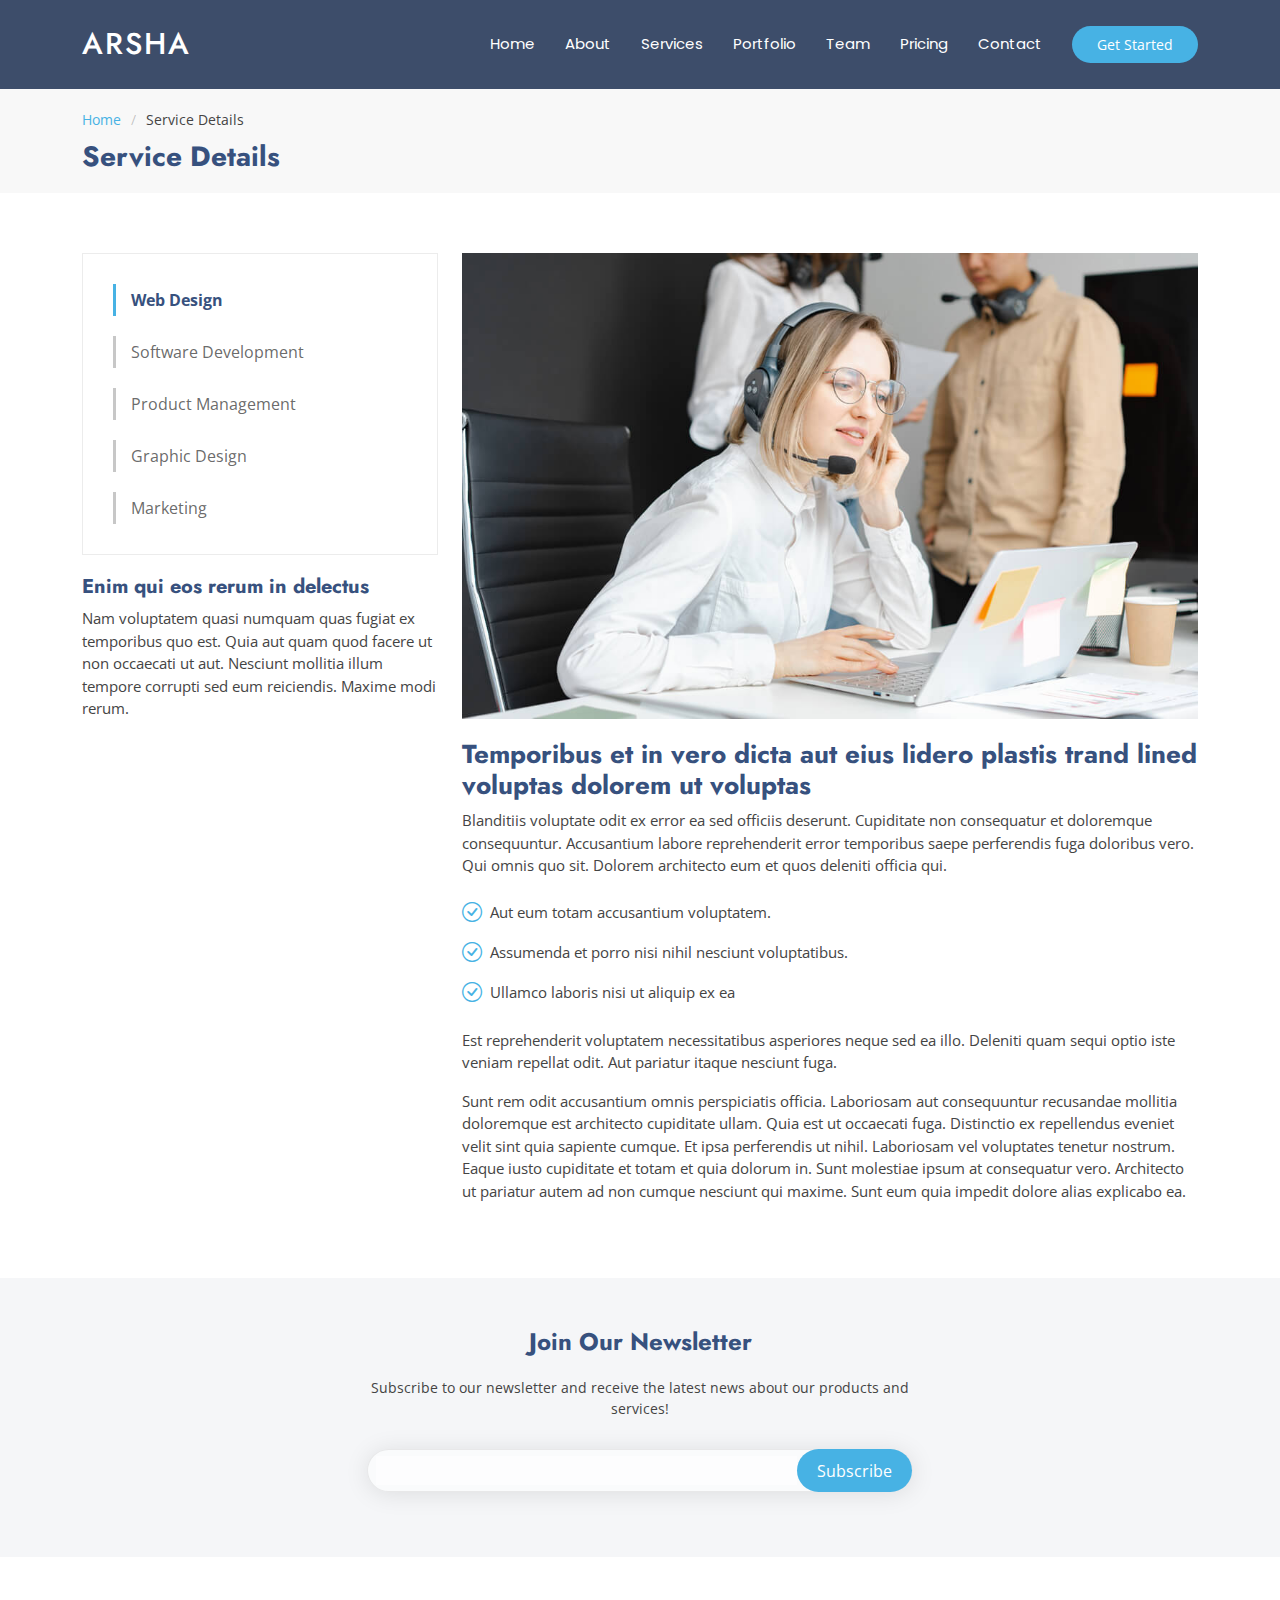
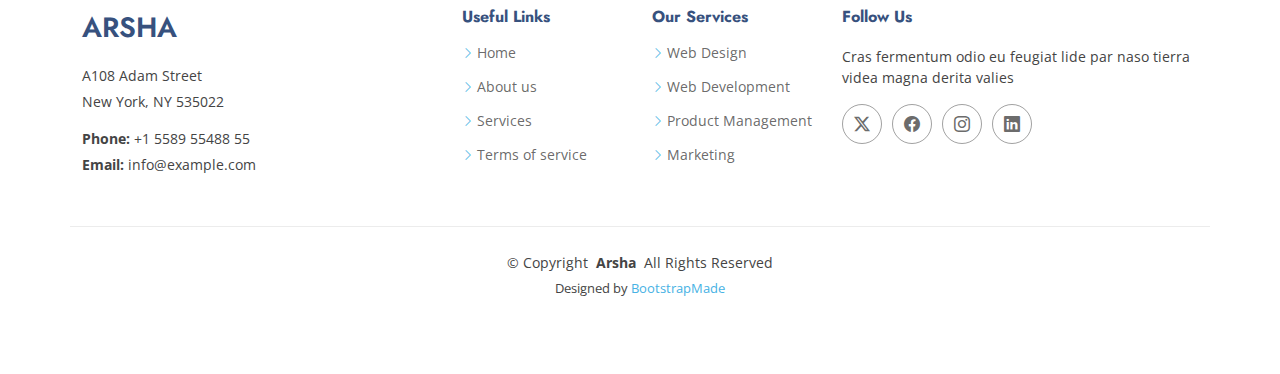
<file: service-details.html>
<!DOCTYPE html>
<html lang="en">

<head>
  <meta charset="utf-8">
  <meta content="width=device-width, initial-scale=1.0" name="viewport">
  <title>Service Details - Arsha Bootstrap Template</title>
  <meta content="" name="description">
  <meta content="" name="keywords">

  <!-- Favicons -->
  <link href="assets/img/favicon.png" rel="icon">
  <link href="assets/img/apple-touch-icon.png" rel="apple-touch-icon">

  <!-- Fonts -->
  <link href="https://fonts.googleapis.com" rel="preconnect">
  <link href="https://fonts.gstatic.com" rel="preconnect" crossorigin>
  <link href="https://fonts.googleapis.com/css2?family=Open+Sans:ital,wght@0,300;0,400;0,500;0,600;0,700;0,800;1,300;1,400;1,500;1,600;1,700;1,800&family=Poppins:ital,wght@0,100;0,200;0,300;0,400;0,500;0,600;0,700;0,800;0,900;1,100;1,200;1,300;1,400;1,500;1,600;1,700;1,800;1,900&family=Jost:ital,wght@0,100;0,200;0,300;0,400;0,500;0,600;0,700;0,800;0,900;1,100;1,200;1,300;1,400;1,500;1,600;1,700;1,800;1,900&display=swap" rel="stylesheet">

  <!-- Vendor CSS Files -->
  <link href="assets/vendor/bootstrap/css/bootstrap.min.css" rel="stylesheet">
  <link href="assets/vendor/bootstrap-icons/bootstrap-icons.css" rel="stylesheet">
  <link href="assets/vendor/aos/aos.css" rel="stylesheet">
  <link href="assets/vendor/glightbox/css/glightbox.min.css" rel="stylesheet">
  <link href="assets/vendor/swiper/swiper-bundle.min.css" rel="stylesheet">

  <!-- Main CSS File -->
  <link href="assets/css/main.css" rel="stylesheet">

  <!-- =======================================================
  * Template Name: Arsha
  * Template URL: https://bootstrapmade.com/arsha-free-bootstrap-html-template-corporate/
  * Updated: Jun 29 2024 with Bootstrap v5.3.3
  * Author: BootstrapMade.com
  * License: https://bootstrapmade.com/license/
  ======================================================== -->
</head>

<body class="service-details-page">

  <header id="header" class="header d-flex align-items-center sticky-top">
    <div class="container-fluid container-xl position-relative d-flex align-items-center">

      <a href="index.html" class="logo d-flex align-items-center me-auto">
        <!-- Uncomment the line below if you also wish to use an image logo -->
        <!-- <img src="assets/img/logo.png" alt=""> -->
        <h1 class="sitename">Arsha</h1>
      </a>

      <nav id="navmenu" class="navmenu">
        <ul>
          <li><a href="#hero">Home</a></li>
          <li><a href="#about">About</a></li>
          <li><a href="#services">Services</a></li>
          <li><a href="#portfolio">Portfolio</a></li>
          <li><a href="#team">Team</a></li>
          <li><a href="#pricing">Pricing</a></li>
          <li><a href="#contact">Contact</a></li>
        </ul>
        <i class="mobile-nav-toggle d-xl-none bi bi-list"></i>
      </nav>

      <a class="btn-getstarted" href="#about">Get Started</a>

    </div>
  </header>

  <main class="main">

    <!-- Page Title -->
    <div class="page-title" data-aos="fade">
      <div class="container">
        <nav class="breadcrumbs">
          <ol>
            <li><a href="index.html">Home</a></li>
            <li class="current">Service Details</li>
          </ol>
        </nav>
        <h1>Service Details</h1>
      </div>
    </div><!-- End Page Title -->

    <!-- Service Details Section -->
    <section id="service-details" class="service-details section">

      <div class="container">

        <div class="row gy-4">

          <div class="col-lg-4" data-aos="fade-up" data-aos-delay="100">
            <div class="services-list">
              <a href="#" class="active">Web Design</a>
              <a href="#">Software Development</a>
              <a href="#">Product Management</a>
              <a href="#">Graphic Design</a>
              <a href="#">Marketing</a>
            </div>

            <h4>Enim qui eos rerum in delectus</h4>
            <p>Nam voluptatem quasi numquam quas fugiat ex temporibus quo est. Quia aut quam quod facere ut non occaecati ut aut. Nesciunt mollitia illum tempore corrupti sed eum reiciendis. Maxime modi rerum.</p>
          </div>

          <div class="col-lg-8" data-aos="fade-up" data-aos-delay="200">
            <img src="assets/img/services.jpg" alt="" class="img-fluid services-img">
            <h3>Temporibus et in vero dicta aut eius lidero plastis trand lined voluptas dolorem ut voluptas</h3>
            <p>
              Blanditiis voluptate odit ex error ea sed officiis deserunt. Cupiditate non consequatur et doloremque consequuntur. Accusantium labore reprehenderit error temporibus saepe perferendis fuga doloribus vero. Qui omnis quo sit. Dolorem architecto eum et quos deleniti officia qui.
            </p>
            <ul>
              <li><i class="bi bi-check-circle"></i> <span>Aut eum totam accusantium voluptatem.</span></li>
              <li><i class="bi bi-check-circle"></i> <span>Assumenda et porro nisi nihil nesciunt voluptatibus.</span></li>
              <li><i class="bi bi-check-circle"></i> <span>Ullamco laboris nisi ut aliquip ex ea</span></li>
            </ul>
            <p>
              Est reprehenderit voluptatem necessitatibus asperiores neque sed ea illo. Deleniti quam sequi optio iste veniam repellat odit. Aut pariatur itaque nesciunt fuga.
            </p>
            <p>
              Sunt rem odit accusantium omnis perspiciatis officia. Laboriosam aut consequuntur recusandae mollitia doloremque est architecto cupiditate ullam. Quia est ut occaecati fuga. Distinctio ex repellendus eveniet velit sint quia sapiente cumque. Et ipsa perferendis ut nihil. Laboriosam vel voluptates tenetur nostrum. Eaque iusto cupiditate et totam et quia dolorum in. Sunt molestiae ipsum at consequatur vero. Architecto ut pariatur autem ad non cumque nesciunt qui maxime. Sunt eum quia impedit dolore alias explicabo ea.
            </p>
          </div>

        </div>

      </div>

    </section><!-- /Service Details Section -->

  </main>

  <footer id="footer" class="footer">

    <div class="footer-newsletter">
      <div class="container">
        <div class="row justify-content-center text-center">
          <div class="col-lg-6">
            <h4>Join Our Newsletter</h4>
            <p>Subscribe to our newsletter and receive the latest news about our products and services!</p>
            <form action="forms/newsletter.php" method="post" class="php-email-form">
              <div class="newsletter-form"><input type="email" name="email"><input type="submit" value="Subscribe"></div>
              <div class="loading">Loading</div>
              <div class="error-message"></div>
              <div class="sent-message">Your subscription request has been sent. Thank you!</div>
            </form>
          </div>
        </div>
      </div>
    </div>

    <div class="container footer-top">
      <div class="row gy-4">
        <div class="col-lg-4 col-md-6 footer-about">
          <a href="index.html" class="d-flex align-items-center">
            <span class="sitename">Arsha</span>
          </a>
          <div class="footer-contact pt-3">
            <p>A108 Adam Street</p>
            <p>New York, NY 535022</p>
            <p class="mt-3"><strong>Phone:</strong> <span>+1 5589 55488 55</span></p>
            <p><strong>Email:</strong> <span>info@example.com</span></p>
          </div>
        </div>

        <div class="col-lg-2 col-md-3 footer-links">
          <h4>Useful Links</h4>
          <ul>
            <li><i class="bi bi-chevron-right"></i> <a href="#">Home</a></li>
            <li><i class="bi bi-chevron-right"></i> <a href="#">About us</a></li>
            <li><i class="bi bi-chevron-right"></i> <a href="#">Services</a></li>
            <li><i class="bi bi-chevron-right"></i> <a href="#">Terms of service</a></li>
          </ul>
        </div>

        <div class="col-lg-2 col-md-3 footer-links">
          <h4>Our Services</h4>
          <ul>
            <li><i class="bi bi-chevron-right"></i> <a href="#">Web Design</a></li>
            <li><i class="bi bi-chevron-right"></i> <a href="#">Web Development</a></li>
            <li><i class="bi bi-chevron-right"></i> <a href="#">Product Management</a></li>
            <li><i class="bi bi-chevron-right"></i> <a href="#">Marketing</a></li>
          </ul>
        </div>

        <div class="col-lg-4 col-md-12">
          <h4>Follow Us</h4>
          <p>Cras fermentum odio eu feugiat lide par naso tierra videa magna derita valies</p>
          <div class="social-links d-flex">
            <a href=""><i class="bi bi-twitter-x"></i></a>
            <a href=""><i class="bi bi-facebook"></i></a>
            <a href=""><i class="bi bi-instagram"></i></a>
            <a href=""><i class="bi bi-linkedin"></i></a>
          </div>
        </div>

      </div>
    </div>

    <div class="container copyright text-center mt-4">
      <p>© <span>Copyright</span> <strong class="px-1 sitename">Arsha</strong> <span>All Rights Reserved</span></p>
      <div class="credits">
        <!-- All the links in the footer should remain intact. -->
        <!-- You can delete the links only if you've purchased the pro version. -->
        <!-- Licensing information: https://bootstrapmade.com/license/ -->
        <!-- Purchase the pro version with working PHP/AJAX contact form: [buy-url] -->
        Designed by <a href="https://bootstrapmade.com/">BootstrapMade</a>
      </div>
    </div>

  </footer>

  <!-- Scroll Top -->
  <a href="#" id="scroll-top" class="scroll-top d-flex align-items-center justify-content-center"><i class="bi bi-arrow-up-short"></i></a>

  <!-- Preloader -->
  <div id="preloader"></div>

  <!-- Vendor JS Files -->
  <script src="assets/vendor/bootstrap/js/bootstrap.bundle.min.js"></script>
  <script src="assets/vendor/php-email-form/validate.js"></script>
  <script src="assets/vendor/aos/aos.js"></script>
  <script src="assets/vendor/glightbox/js/glightbox.min.js"></script>
  <script src="assets/vendor/swiper/swiper-bundle.min.js"></script>
  <script src="assets/vendor/waypoints/noframework.waypoints.js"></script>
  <script src="assets/vendor/imagesloaded/imagesloaded.pkgd.min.js"></script>
  <script src="assets/vendor/isotope-layout/isotope.pkgd.min.js"></script>

  <!-- Main JS File -->
  <script src="assets/js/main.js"></script>

</body>

</html>
</file>
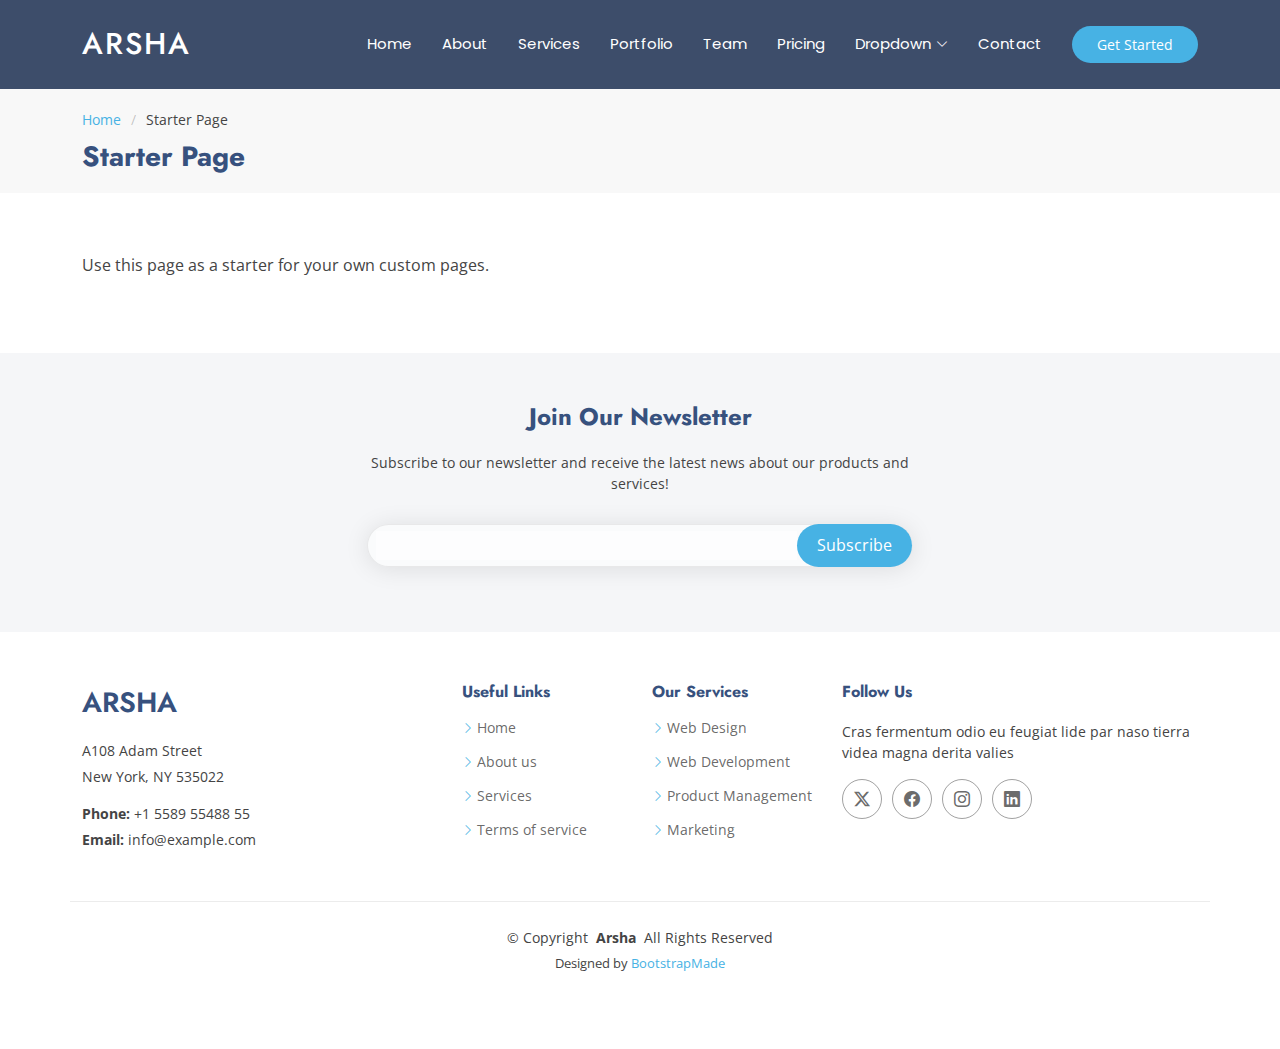
<file: starter-page.html>
<!DOCTYPE html>
<html lang="en">

<head>
  <meta charset="utf-8">
  <meta content="width=device-width, initial-scale=1.0" name="viewport">
  <title>Starter Page - Arsha Bootstrap Template</title>
  <meta content="" name="description">
  <meta content="" name="keywords">

  <!-- Favicons -->
  <link href="assets/img/favicon.png" rel="icon">
  <link href="assets/img/apple-touch-icon.png" rel="apple-touch-icon">

  <!-- Fonts -->
  <link href="https://fonts.googleapis.com" rel="preconnect">
  <link href="https://fonts.gstatic.com" rel="preconnect" crossorigin>
  <link href="https://fonts.googleapis.com/css2?family=Open+Sans:ital,wght@0,300;0,400;0,500;0,600;0,700;0,800;1,300;1,400;1,500;1,600;1,700;1,800&family=Poppins:ital,wght@0,100;0,200;0,300;0,400;0,500;0,600;0,700;0,800;0,900;1,100;1,200;1,300;1,400;1,500;1,600;1,700;1,800;1,900&family=Jost:ital,wght@0,100;0,200;0,300;0,400;0,500;0,600;0,700;0,800;0,900;1,100;1,200;1,300;1,400;1,500;1,600;1,700;1,800;1,900&display=swap" rel="stylesheet">

  <!-- Vendor CSS Files -->
  <link href="assets/vendor/bootstrap/css/bootstrap.min.css" rel="stylesheet">
  <link href="assets/vendor/bootstrap-icons/bootstrap-icons.css" rel="stylesheet">
  <link href="assets/vendor/aos/aos.css" rel="stylesheet">
  <link href="assets/vendor/glightbox/css/glightbox.min.css" rel="stylesheet">
  <link href="assets/vendor/swiper/swiper-bundle.min.css" rel="stylesheet">

  <!-- Main CSS File -->
  <link href="assets/css/main.css" rel="stylesheet">

  <!-- =======================================================
  * Template Name: Arsha
  * Template URL: https://bootstrapmade.com/arsha-free-bootstrap-html-template-corporate/
  * Updated: Jun 29 2024 with Bootstrap v5.3.3
  * Author: BootstrapMade.com
  * License: https://bootstrapmade.com/license/
  ======================================================== -->
</head>

<body class="starter-page-page">

  <header id="header" class="header d-flex align-items-center sticky-top">
    <div class="container-fluid container-xl position-relative d-flex align-items-center">

      <a href="index.html" class="logo d-flex align-items-center me-auto">
        <!-- Uncomment the line below if you also wish to use an image logo -->
        <!-- <img src="assets/img/logo.png" alt=""> -->
        <h1 class="sitename">Arsha</h1>
      </a>

      <nav id="navmenu" class="navmenu">
        <ul>
          <li><a href="#hero">Home</a></li>
          <li><a href="#about">About</a></li>
          <li><a href="#services">Services</a></li>
          <li><a href="#portfolio">Portfolio</a></li>
          <li><a href="#team">Team</a></li>
          <li><a href="#pricing">Pricing</a></li>
          <li class="dropdown"><a href="#"><span>Dropdown</span> <i class="bi bi-chevron-down toggle-dropdown"></i></a>
            <ul>
              <li><a href="#">Dropdown 1</a></li>
              <li class="dropdown"><a href="#"><span>Deep Dropdown</span> <i class="bi bi-chevron-down toggle-dropdown"></i></a>
                <ul>
                  <li><a href="#">Deep Dropdown 1</a></li>
                  <li><a href="#">Deep Dropdown 2</a></li>
                  <li><a href="#">Deep Dropdown 3</a></li>
                  <li><a href="#">Deep Dropdown 4</a></li>
                  <li><a href="#">Deep Dropdown 5</a></li>
                </ul>
              </li>
              <li><a href="#">Dropdown 2</a></li>
              <li><a href="#">Dropdown 3</a></li>
              <li><a href="#">Dropdown 4</a></li>
            </ul>
          </li>
          <li><a href="#contact">Contact</a></li>
        </ul>
        <i class="mobile-nav-toggle d-xl-none bi bi-list"></i>
      </nav>

      <a class="btn-getstarted" href="#about">Get Started</a>

    </div>
  </header>

  <main class="main">

    <!-- Page Title -->
    <div class="page-title" data-aos="fade">
      <div class="container">
        <nav class="breadcrumbs">
          <ol>
            <li><a href="index.html">Home</a></li>
            <li class="current">Starter Page</li>
          </ol>
        </nav>
        <h1>Starter Page</h1>
      </div>
    </div><!-- End Page Title -->

    <!-- Starter Section Section -->
    <section id="starter-section" class="starter-section section">

      <div class="container" data-aos="fade-up">
        <p>Use this page as a starter for your own custom pages.</p>
      </div>

    </section><!-- /Starter Section Section -->

  </main>

  <footer id="footer" class="footer">

    <div class="footer-newsletter">
      <div class="container">
        <div class="row justify-content-center text-center">
          <div class="col-lg-6">
            <h4>Join Our Newsletter</h4>
            <p>Subscribe to our newsletter and receive the latest news about our products and services!</p>
            <form action="forms/newsletter.php" method="post" class="php-email-form">
              <div class="newsletter-form"><input type="email" name="email"><input type="submit" value="Subscribe"></div>
              <div class="loading">Loading</div>
              <div class="error-message"></div>
              <div class="sent-message">Your subscription request has been sent. Thank you!</div>
            </form>
          </div>
        </div>
      </div>
    </div>

    <div class="container footer-top">
      <div class="row gy-4">
        <div class="col-lg-4 col-md-6 footer-about">
          <a href="index.html" class="d-flex align-items-center">
            <span class="sitename">Arsha</span>
          </a>
          <div class="footer-contact pt-3">
            <p>A108 Adam Street</p>
            <p>New York, NY 535022</p>
            <p class="mt-3"><strong>Phone:</strong> <span>+1 5589 55488 55</span></p>
            <p><strong>Email:</strong> <span>info@example.com</span></p>
          </div>
        </div>

        <div class="col-lg-2 col-md-3 footer-links">
          <h4>Useful Links</h4>
          <ul>
            <li><i class="bi bi-chevron-right"></i> <a href="#">Home</a></li>
            <li><i class="bi bi-chevron-right"></i> <a href="#">About us</a></li>
            <li><i class="bi bi-chevron-right"></i> <a href="#">Services</a></li>
            <li><i class="bi bi-chevron-right"></i> <a href="#">Terms of service</a></li>
          </ul>
        </div>

        <div class="col-lg-2 col-md-3 footer-links">
          <h4>Our Services</h4>
          <ul>
            <li><i class="bi bi-chevron-right"></i> <a href="#">Web Design</a></li>
            <li><i class="bi bi-chevron-right"></i> <a href="#">Web Development</a></li>
            <li><i class="bi bi-chevron-right"></i> <a href="#">Product Management</a></li>
            <li><i class="bi bi-chevron-right"></i> <a href="#">Marketing</a></li>
          </ul>
        </div>

        <div class="col-lg-4 col-md-12">
          <h4>Follow Us</h4>
          <p>Cras fermentum odio eu feugiat lide par naso tierra videa magna derita valies</p>
          <div class="social-links d-flex">
            <a href=""><i class="bi bi-twitter-x"></i></a>
            <a href=""><i class="bi bi-facebook"></i></a>
            <a href=""><i class="bi bi-instagram"></i></a>
            <a href=""><i class="bi bi-linkedin"></i></a>
          </div>
        </div>

      </div>
    </div>

    <div class="container copyright text-center mt-4">
      <p>© <span>Copyright</span> <strong class="px-1 sitename">Arsha</strong> <span>All Rights Reserved</span></p>
      <div class="credits">
        <!-- All the links in the footer should remain intact. -->
        <!-- You can delete the links only if you've purchased the pro version. -->
        <!-- Licensing information: https://bootstrapmade.com/license/ -->
        <!-- Purchase the pro version with working PHP/AJAX contact form: [buy-url] -->
        Designed by <a href="https://bootstrapmade.com/">BootstrapMade</a>
      </div>
    </div>

  </footer>

  <!-- Scroll Top -->
  <a href="#" id="scroll-top" class="scroll-top d-flex align-items-center justify-content-center"><i class="bi bi-arrow-up-short"></i></a>

  <!-- Preloader -->
  <div id="preloader"></div>

  <!-- Vendor JS Files -->
  <script src="assets/vendor/bootstrap/js/bootstrap.bundle.min.js"></script>
  <script src="assets/vendor/php-email-form/validate.js"></script>
  <script src="assets/vendor/aos/aos.js"></script>
  <script src="assets/vendor/glightbox/js/glightbox.min.js"></script>
  <script src="assets/vendor/swiper/swiper-bundle.min.js"></script>
  <script src="assets/vendor/waypoints/noframework.waypoints.js"></script>
  <script src="assets/vendor/imagesloaded/imagesloaded.pkgd.min.js"></script>
  <script src="assets/vendor/isotope-layout/isotope.pkgd.min.js"></script>

  <!-- Main JS File -->
  <script src="assets/js/main.js"></script>

</body>

</html>
</file>
<file: assets/css/main.css>
/* Fonts */
:root {
  --default-font: "Open Sans",  system-ui, -apple-system, "Segoe UI", Roboto, "Helvetica Neue", Arial, "Noto Sans", "Liberation Sans", sans-serif, "Apple Color Emoji", "Segoe UI Emoji", "Segoe UI Symbol", "Noto Color Emoji";
  --heading-font: "Jost",  sans-serif;
  --nav-font: "Poppins",  sans-serif;
}

/* Global Colors - The following color variables are used throughout the website. Updating them here will change the color scheme of the entire website */
:root { 
  --background-color: #ffffff; /* Background color for the entire website, including individual sections */
  --default-color: #444444; /* Default color used for the majority of the text content across the entire website */
  --heading-color: #37517e; /* Color for headings, subheadings and title throughout the website */
  --accent-color: #47b2e4; /* Accent color that represents your brand on the website. It's used for buttons, links, and other elements that need to stand out */
  --surface-color: #ffffff; /* The surface color is used as a background of boxed elements within sections, such as cards, icon boxes, or other elements that require a visual separation from the global background. */
  --contrast-color: #ffffff; /* Contrast color for text, ensuring readability against backgrounds of accent, heading, or default colors. */
}

/* Nav Menu Colors - The following color variables are used specifically for the navigation menu. They are separate from the global colors to allow for more customization options */
:root {
  --nav-color: #ffffff;  /* The default color of the main navmenu links */
  --nav-hover-color: #47b2e4; /* Applied to main navmenu links when they are hovered over or active */
  --nav-mobile-background-color: #ffffff; /* Used as the background color for mobile navigation menu */
  --nav-dropdown-background-color: #ffffff; /* Used as the background color for dropdown items that appear when hovering over primary navigation items */
  --nav-dropdown-color: #444444; /* Used for navigation links of the dropdown items in the navigation menu. */
  --nav-dropdown-hover-color: #47b2e4; /* Similar to --nav-hover-color, this color is applied to dropdown navigation links when they are hovered over. */
}

/* Color Presets - These classes override global colors when applied to any section or element, providing reuse of the sam color scheme. */

.light-background {
  --background-color: #f5f6f8;
  --surface-color: #ffffff;
}

.dark-background {
  --background-color: #37517e;
  --default-color: #ffffff;
  --heading-color: #ffffff;
  --surface-color: #4668a2;
  --contrast-color: #ffffff;
}

/* Smooth scroll */
:root {
  scroll-behavior: smooth;
}

/*--------------------------------------------------------------
# General Styling & Shared Classes
--------------------------------------------------------------*/
body {
  color: var(--default-color);
  background-color: var(--background-color);
  font-family: var(--default-font);
}

a {
  color: var(--accent-color);
  text-decoration: none;
  transition: 0.3s;
}

a:hover {
  color: color-mix(in srgb, var(--accent-color), transparent 25%);
  text-decoration: none;
}

h1,
h2,
h3,
h4,
h5,
h6 {
  color: var(--heading-color);
  font-family: var(--heading-font);
}

/* PHP Email Form Messages
------------------------------*/
.php-email-form .error-message {
  display: none;
  background: #df1529;
  color: #ffffff;
  text-align: left;
  padding: 15px;
  margin-bottom: 24px;
  font-weight: 600;
}

.php-email-form .sent-message {
  display: none;
  color: #ffffff;
  background: #059652;
  text-align: center;
  padding: 15px;
  margin-bottom: 24px;
  font-weight: 600;
}

.php-email-form .loading {
  display: none;
  background: var(--surface-color);
  text-align: center;
  padding: 15px;
  margin-bottom: 24px;
}

.php-email-form .loading:before {
  content: "";
  display: inline-block;
  border-radius: 50%;
  width: 24px;
  height: 24px;
  margin: 0 10px -6px 0;
  border: 3px solid var(--accent-color);
  border-top-color: var(--surface-color);
  animation: php-email-form-loading 1s linear infinite;
}

@keyframes php-email-form-loading {
  0% {
    transform: rotate(0deg);
  }

  100% {
    transform: rotate(360deg);
  }
}

/*--------------------------------------------------------------
# Global Header
--------------------------------------------------------------*/
.header {
  --background-color: #3d4d6a;
  --heading-color: #ffffff;
  color: var(--default-color);
  background-color: var(--background-color);
  padding: 15px 0;
  transition: all 0.5s;
  z-index: 997;
}

.header .logo {
  line-height: 1;
}

.header .logo img {
  max-height: 36px;
  margin-right: 8px;
}

.header .logo h1 {
  font-size: 30px;
  margin: 0;
  font-weight: 500;
  color: var(--heading-color);
  letter-spacing: 2px;
  text-transform: uppercase;
}

.header .btn-getstarted,
.header .btn-getstarted:focus {
  color: var(--contrast-color);
  background: var(--accent-color);
  font-size: 14px;
  padding: 8px 25px;
  margin: 0 0 0 30px;
  border-radius: 50px;
  transition: 0.3s;
}

.header .btn-getstarted:hover,
.header .btn-getstarted:focus:hover {
  color: var(--contrast-color);
  background: color-mix(in srgb, var(--accent-color), transparent 15%);
}

@media (max-width: 1200px) {
  .header .logo {
    order: 1;
  }

  .header .btn-getstarted {
    order: 2;
    margin: 0 15px 0 0;
    padding: 6px 15px;
    visibility: hidden;
  }

  .header .navmenu {
    order: 3;
  }
}

/* Index Page Header
------------------------------*/
.index-page .header {
  --background-color: rgba(255, 255, 255, 0);
  --heading-color: #ffffff;
  --nav-color: #ffffff;
}

/* Index Page Header on Scroll
------------------------------*/
.index-page.scrolled .header {
  --background-color: rgba(40, 58, 90, 0.9);
}

/*--------------------------------------------------------------
# Navigation Menu
--------------------------------------------------------------*/
/* Desktop Navigation */
@media (min-width: 1200px) {
  .navmenu {
    padding: 0;
  }
  

  .navmenu ul {
    margin: 0;
    padding: 0;
    display: flex;
    list-style: none;
    align-items: center;
  }

  .navmenu li {
    position: relative;
  }

  .navmenu a,
  .navmenu a:focus {
    color: var(--nav-color);
    padding: 18px 15px;
    font-size: 15px;
    font-family: var(--nav-font);
    font-weight: 400;
    display: flex;
    align-items: center;
    justify-content: space-between;
    white-space: nowrap;
    transition: 0.3s;
  }

  .navmenu a i,
  .navmenu a:focus i {
    font-size: 12px;
    line-height: 0;
    margin-left: 5px;
    transition: 0.3s;
  }

  .navmenu li:last-child a {
    padding-right: 0;
  }

  .navmenu li:hover>a,
  .navmenu .active,
  .navmenu .active:focus {
    color: var(--nav-hover-color);
  }

  .navmenu .dropdown ul {
    margin: 0;
    padding: 10px 0;
    background: var(--nav-dropdown-background-color);
    display: block;
    position: absolute;
    visibility: hidden;
    left: 14px;
    top: 130%;
    opacity: 0;
    transition: 0.3s;
    border-radius: 4px;
    z-index: 99;
    box-shadow: 0px 0px 30px rgba(0, 0, 0, 0.1);
  }

  .navmenu .dropdown ul li {
    min-width: 200px;
  }

  .navmenu .dropdown ul a {
    padding: 10px 20px;
    font-size: 15px;
    text-transform: none;
    color: var(--nav-dropdown-color);
  }

  .navmenu .dropdown ul a i {
    font-size: 12px;
  }

  .navmenu .dropdown ul a:hover,
  .navmenu .dropdown ul .active:hover,
  .navmenu .dropdown ul li:hover>a {
    color: var(--nav-dropdown-hover-color);
  }

  .navmenu .dropdown:hover>ul {
    opacity: 1;
    top: 100%;
    visibility: visible;
  }

  .navmenu .dropdown .dropdown ul {
    top: 0;
    left: -90%;
    visibility: hidden;
  }

  .navmenu .dropdown .dropdown:hover>ul {
    opacity: 1;
    top: 0;
    left: -100%;
    visibility: visible;
  }

  .navmenu .megamenu {
    position: static;
  }

  .navmenu .megamenu ul {
    margin: 0;
    padding: 10px;
    background: var(--nav-dropdown-background-color);
    box-shadow: 0px 0px 20px rgba(0, 0, 0, 0.1);
    position: absolute;
    top: 130%;
    left: 0;
    right: 0;
    visibility: hidden;
    opacity: 0;
    display: flex;
    transition: 0.3s;
    border-radius: 4px;
    z-index: 99;
  }

  .navmenu .megamenu ul li {
    flex: 1;
  }

  .navmenu .megamenu ul li a,
  .navmenu .megamenu ul li:hover>a {
    padding: 10px 20px;
    font-size: 15px;
    color: var(--nav-dropdown-color);
  }

  .navmenu .megamenu ul li a:hover,
  .navmenu .megamenu ul li .active,
  .navmenu .megamenu ul li .active:hover {
    color: var(--nav-dropdown-hover-color);
  }

  .navmenu .megamenu:hover>ul {
    opacity: 1;
    top: 100%;
    visibility: visible;
  }

  .navmenu .dd-box-shadow {
    box-shadow: 0px 0px 30px rgba(0, 0, 0, 0.1);
  }
}

/* Mobile Navigation */
@media (max-width: 1199px) {
  .mobile-nav-toggle {
    color: var(--nav-color);
    font-size: 28px;
    line-height: 0;
    margin-right: 10px;
    cursor: pointer;
    transition: color 0.3s;
  }

  .navmenu {
    padding: 0;
    z-index: 9997;
  }

  .navmenu ul {
    display: none;
    position: absolute;
    inset: 60px 20px 20px 20px;
    padding: 10px 0;
    margin: 0;
    border-radius: 6px;
    background-color: var(--nav-mobile-background-color);
    overflow-y: auto;
    transition: 0.3s;
    z-index: 9998;
    box-shadow: 0px 0px 30px rgba(0, 0, 0, 0.1);
  }

  .navmenu a,
  .navmenu a:focus {
    color: var(--nav-dropdown-color);
    padding: 10px 20px;
    font-family: var(--nav-font);
    font-size: 17px;
    font-weight: 500;
    display: flex;
    align-items: center;
    justify-content: space-between;
    white-space: nowrap;
    transition: 0.3s;
  }

  .navmenu a i,
  .navmenu a:focus i {
    font-size: 12px;
    line-height: 0;
    margin-left: 5px;
    width: 30px;
    height: 30px;
    display: flex;
    align-items: center;
    justify-content: center;
    border-radius: 50%;
    transition: 0.3s;
    background-color: color-mix(in srgb, var(--accent-color), transparent 90%);
  }

  .navmenu a i:hover,
  .navmenu a:focus i:hover {
    background-color: var(--accent-color);
    color: var(--contrast-color);
  }

  .navmenu a:hover,
  .navmenu .active,
  .navmenu .active:focus {
    color: var(--nav-dropdown-hover-color);
  }

  .navmenu .active i,
  .navmenu .active:focus i {
    background-color: var(--accent-color);
    color: var(--contrast-color);
    transform: rotate(180deg);
  }

  .navmenu .dropdown ul {
    position: static;
    display: none;
    z-index: 99;
    padding: 10px 0;
    margin: 10px 20px;
    background-color: var(--nav-dropdown-background-color);
    border: 1px solid color-mix(in srgb, var(--default-color), transparent 90%);
    box-shadow: none;
    transition: all 0.5s ease-in-out;
  }

  .navmenu .dropdown ul ul {
    background-color: rgba(33, 37, 41, 0.1);
  }

  .navmenu .dropdown>.dropdown-active {
    display: block;
    background-color: rgba(33, 37, 41, 0.03);
  }

  .mobile-nav-active {
    overflow: hidden;
  }

  .mobile-nav-active .mobile-nav-toggle {
    color: #fff;
    position: absolute;
    font-size: 32px;
    top: 15px;
    right: 15px;
    margin-right: 0;
    z-index: 9999;
  }

  .mobile-nav-active .navmenu {
    position: fixed;
    overflow: hidden;
    inset: 0;
    background: rgba(33, 37, 41, 0.8);
    transition: 0.3s;
  }

  .mobile-nav-active .navmenu>ul {
    display: block;
  }
}

/*--------------------------------------------------------------
# Global Footer
--------------------------------------------------------------*/
.footer {
  color: var(--default-color);
  background-color: var(--background-color);
  font-size: 14px;
  padding-bottom: 50px;
  position: relative;
}

.footer .footer-newsletter {
  background-color: color-mix(in srgb, var(--heading-color), transparent 95%);
  padding: 50px 0;
}

.footer .footer-newsletter h4 {
  font-size: 24px;
}

.footer .footer-newsletter .newsletter-form {
  margin-top: 30px;
  margin-bottom: 15px;
  padding: 6px 8px;
  position: relative;
  background-color: color-mix(in srgb, var(--background-color), transparent 50%);
  border: 1px solid color-mix(in srgb, var(--default-color), transparent 90%);
  box-shadow: 0px 2px 25px rgba(0, 0, 0, 0.1);
  display: flex;
  transition: 0.3s;
  border-radius: 50px;
}

.footer .footer-newsletter .newsletter-form:focus-within {
  border-color: var(--accent-color);
}

.footer .footer-newsletter .newsletter-form input[type=email] {
  border: 0;
  padding: 4px;
  width: 100%;
  background-color: color-mix(in srgb, var(--background-color), transparent 50%);
  color: var(--default-color);
}

.footer .footer-newsletter .newsletter-form input[type=email]:focus-visible {
  outline: none;
}

.footer .footer-newsletter .newsletter-form input[type=submit] {
  border: 0;
  font-size: 16px;
  padding: 0 20px;
  margin: -7px -8px -7px 0;
  background: var(--accent-color);
  color: var(--contrast-color);
  transition: 0.3s;
  border-radius: 50px;
}

.footer .footer-newsletter .newsletter-form input[type=submit]:hover {
  background: color-mix(in srgb, var(--accent-color), transparent 20%);
}

.footer .footer-top {
  padding-top: 50px;
}

.footer .social-links a {
  display: flex;
  align-items: center;
  justify-content: center;
  width: 40px;
  height: 40px;
  border-radius: 50%;
  border: 1px solid color-mix(in srgb, var(--default-color), transparent 50%);
  font-size: 16px;
  color: color-mix(in srgb, var(--default-color), transparent 20%);
  margin-right: 10px;
  transition: 0.3s;
}

.footer .social-links a:hover {
  color: var(--accent-color);
  border-color: var(--accent-color);
}

.footer h4 {
  font-size: 16px;
  font-weight: bold;
  position: relative;
  padding-bottom: 12px;
}

.footer .footer-links {
  margin-bottom: 30px;
}

.footer .footer-links ul {
  list-style: none;
  padding: 0;
  margin: 0;
}

.footer .footer-links ul i {
  margin-right: 3px;
  font-size: 12px;
  line-height: 0;
  color: var(--accent-color);
}

.footer .footer-links ul li {
  padding: 10px 0;
  display: flex;
  align-items: center;
}

.footer .footer-links ul li:first-child {
  padding-top: 0;
}

.footer .footer-links ul a {
  display: inline-block;
  color: color-mix(in srgb, var(--default-color), transparent 20%);
  line-height: 1;
}

.footer .footer-links ul a:hover {
  color: var(--accent-color);
}

.footer .footer-about a {
  color: var(--heading-color);
  font-size: 28px;
  font-weight: 600;
  text-transform: uppercase;
  font-family: var(--heading-font);
}

.footer .footer-contact p {
  margin-bottom: 5px;
}

.footer .copyright {
  padding-top: 25px;
  padding-bottom: 25px;
  border-top: 1px solid color-mix(in srgb, var(--default-color), transparent 90%);
}

.footer .copyright p {
  margin-bottom: 0;
}

.footer .credits {
  margin-top: 6px;
  font-size: 13px;
}

/*--------------------------------------------------------------
# Preloader
--------------------------------------------------------------*/
#preloader {
  position: fixed;
  inset: 0;
  z-index: 999999;
  overflow: hidden;
  background: var(--background-color);
  transition: all 0.6s ease-out;
}

#preloader:before {
  content: "";
  position: fixed;
  top: calc(50% - 30px);
  left: calc(50% - 30px);
  border: 6px solid #ffffff;
  border-color: var(--accent-color) transparent var(--accent-color) transparent;
  border-radius: 50%;
  width: 60px;
  height: 60px;
  animation: animate-preloader 1.5s linear infinite;
}

@keyframes animate-preloader {
  0% {
    transform: rotate(0deg);
  }

  100% {
    transform: rotate(360deg);
  }
}

/*--------------------------------------------------------------
# Scroll Top Button
--------------------------------------------------------------*/
.scroll-top {
  position: fixed;
  visibility: hidden;
  opacity: 0;
  right: 15px;
  bottom: -15px;
  z-index: 99999;
  background-color: var(--accent-color);
  width: 44px;
  height: 44px;
  border-radius: 50px;
  transition: all 0.4s;
}

.scroll-top i {
  font-size: 24px;
  color: var(--contrast-color);
  line-height: 0;
}

.scroll-top:hover {
  background-color: color-mix(in srgb, var(--accent-color), transparent 20%);
  color: var(--contrast-color);
}

.scroll-top.active {
  visibility: visible;
  opacity: 1;
  bottom: 15px;
}

/*--------------------------------------------------------------
# Disable aos animation delay on mobile devices
--------------------------------------------------------------*/
@media screen and (max-width: 768px) {
  [data-aos-delay] {
    transition-delay: 0 !important;
  }
}

/*--------------------------------------------------------------
# Global Page Titles & Breadcrumbs
--------------------------------------------------------------*/
.page-title {
  --background-color: color-mix(in srgb, var(--default-color), transparent 96%);
  color: var(--default-color);
  background-color: var(--background-color);
  padding: 20px 0;
  position: relative;
}

.page-title h1 {
  font-size: 28px;
  font-weight: 700;
  margin: 0;
}

.page-title .breadcrumbs ol {
  display: flex;
  flex-wrap: wrap;
  list-style: none;
  padding: 0 0 10px 0;
  margin: 0;
  font-size: 14px;
}

.page-title .breadcrumbs ol li+li {
  padding-left: 10px;
}

.page-title .breadcrumbs ol li+li::before {
  content: "/";
  display: inline-block;
  padding-right: 10px;
  color: color-mix(in srgb, var(--default-color), transparent 70%);
}

/*--------------------------------------------------------------
# Global Sections
--------------------------------------------------------------*/
section,
.section {
  color: var(--default-color);
  background-color: var(--background-color);
  padding: 60px 0;
  scroll-margin-top: 88px;
  overflow: clip;
}

@media (max-width: 1199px) {

  section,
  .section {
    scroll-margin-top: 66px;
  }
}

/*--------------------------------------------------------------
# Global Section Titles
--------------------------------------------------------------*/
.section-title {
  text-align: center;
  padding-bottom: 60px;
  position: relative;
}

.section-title h2 {
  font-size: 32px;
  font-weight: 700;
  margin-bottom: 20px;
  padding-bottom: 20px;
  text-transform: uppercase;
  position: relative;
}

.section-title h2:before {
  content: "";
  position: absolute;
  display: block;
  width: 160px;
  height: 1px;
  background: color-mix(in srgb, var(--default-color), transparent 60%);
  left: 0;
  right: 0;
  bottom: 1px;
  margin: auto;
}

.section-title h2::after {
  content: "";
  position: absolute;
  display: block;
  width: 60px;
  height: 3px;
  background: var(--accent-color);
  left: 0;
  right: 0;
  bottom: 0;
  margin: auto;
}

.section-title p {
  margin-bottom: 0;
}

/*--------------------------------------------------------------
# Hero Section
--------------------------------------------------------------*/
.hero {
  width: 100%;
  min-height: 80vh;
  position: relative;
  padding: 120px 0 60px 0;
  display: flex;
  align-items: center;
}

.hero h1 {
  margin: 0;
  font-size: 48px;
  font-weight: 700;
  line-height: 56px;
}

.hero p {
  color: color-mix(in srgb, var(--default-color), transparent 30%);
  margin: 5px 0 30px 0;
  font-size: 22px;
  line-height: 1.3;
  font-weight: 600;
}

.hero .btn-get-started {
  color: var(--contrast-color);
  background: var(--accent-color);
  font-family: var(--heading-font);
  font-weight: 500;
  font-size: 15px;
  letter-spacing: 1px;
  display: inline-block;
  padding: 10px 28px 12px 28px;
  border-radius: 50px;
  transition: 0.5s;
}

.hero .btn-get-started:hover {
  color: var(--contrast-color);
  background: color-mix(in srgb, var(--accent-color), transparent 15%);
}

.hero .btn-watch-video {
  font-size: 16px;
  transition: 0.5s;
  margin-left: 25px;
  color: var(--default-color);
  font-weight: 600;
}

.hero .btn-watch-video i {
  color: var(--contrast-color);
  font-size: 32px;
  transition: 0.3s;
  line-height: 0;
  margin-right: 8px;
}

.hero .btn-watch-video:hover {
  color: var(--accent-color);
}

.hero .btn-watch-video:hover i {
  color: color-mix(in srgb, var(--accent-color), transparent 15%);
}

.hero .animated {
  animation: up-down 2s ease-in-out infinite alternate-reverse both;
}

@media (max-width: 640px) {
  .hero h1 {
    font-size: 28px;
    line-height: 36px;
  }

  .hero p {
    font-size: 18px;
    line-height: 24px;
    margin-bottom: 30px;
  }

  .hero .btn-get-started,
  .hero .btn-watch-video {
    font-size: 13px;
  }
}

@keyframes up-down {
  0% {
    transform: translateY(10px);
  }

  100% {
    transform: translateY(-10px);
  }
}

/*--------------------------------------------------------------
# Clients Section
--------------------------------------------------------------*/
.clients {
  padding: 12px 0;
}

.clients .swiper {
  padding: 10px 0;
}

.clients .swiper-wrapper {
  height: auto;
}

.clients .swiper-slide img {
  transition: 0.3s;
  padding: 0 10px;
}

.clients .swiper-slide img:hover {
  transform: scale(1.1);
}
.cert {
  background-color: #ffffff;
}

/*--------------------------------------------------------------
# About Section
--------------------------------------------------------------*/
.about ul {
  list-style: none;
  padding: 0;
}

.about ul li {
  padding-bottom: 5px;
  display: flex;
  align-items: center;
}

.about ul i {
  font-size: 20px;
  padding-right: 4px;
  color: var(--accent-color);
}

.about .read-more {
  color: var(--accent-color);
  font-family: var(--heading-font);
  font-weight: 500;
  font-size: 16px;
  letter-spacing: 1px;
  padding: 8px 28px;
  border-radius: 5px;
  transition: 0.3s;
  display: inline-flex;
  align-items: center;
  justify-content: center;
  border: 2px solid var(--accent-color);
}

.about .read-more i {
  font-size: 18px;
  margin-left: 5px;
  line-height: 0;
  transition: 0.3s;
}

.about .read-more:hover {
  background: var(--accent-color);
  color: var(--contrast-color);
}

.about .read-more:hover i {
  transform: translate(5px, 0);
}

/*--------------------------------------------------------------
# Why Us Section
--------------------------------------------------------------*/
.why-us {
  padding: 30px 0;
}

.why-us .content h3 {
  font-weight: 400;
  font-size: 34px;
}

.why-us .content p {
  color: color-mix(in srgb, var(--default-color), transparent 30%);
}

.why-us .faq-container .faq-item {
  background-color: var(--surface-color);
  position: relative;
  padding: 20px;
  margin-bottom: 20px;
  box-shadow: 0px 5px 25px 0px rgba(0, 0, 0, 0.1);
  overflow: hidden;
}

.why-us .faq-container .faq-item:last-child {
  margin-bottom: 0;
}

.why-us .faq-container .faq-item h3 {
  font-weight: 500;
  font-size: 17px;
  line-height: 24px;
  margin: 0 30px 0 0;
  transition: 0.3s;
  cursor: pointer;
}

.why-us .faq-container .faq-item h3 span {
  color: var(--accent-color);
  padding-right: 5px;
  font-weight: 600;
}

.why-us .faq-container .faq-item h3:hover {
  color: var(--accent-color);
}

.why-us .faq-container .faq-item .faq-content {
  display: grid;
  grid-template-rows: 0fr;
  transition: 0.3s ease-in-out;
  visibility: hidden;
  opacity: 0;
}

.why-us .faq-container .faq-item .faq-content p {
  margin-bottom: 0;
  overflow: hidden;
}

.why-us .faq-container .faq-item .faq-icon {
  position: absolute;
  top: 22px;
  left: 20px;
  font-size: 22px;
  line-height: 0;
  transition: 0.3s;
  color: var(--accent-color);
}

.why-us .faq-container .faq-item .faq-toggle {
  position: absolute;
  top: 20px;
  right: 20px;
  font-size: 16px;
  line-height: 0;
  transition: 0.3s;
  cursor: pointer;
}

.why-us .faq-container .faq-item .faq-toggle:hover {
  color: var(--accent-color);
}

.why-us .faq-container .faq-active h3 {
  color: var(--accent-color);
}

.why-us .faq-container .faq-active .faq-content {
  grid-template-rows: 1fr;
  visibility: visible;
  opacity: 1;
  padding-top: 10px;
}

.why-us .faq-container .faq-active .faq-toggle {
  transform: rotate(90deg);
  color: var(--accent-color);
}

.why-us .why-us-img {
  display: flex;
  align-items: center;
  justify-content: center;
}

.why-us .why-us-img img {
  max-height: 70%;
}

/*--------------------------------------------------------------
# Skills Section
--------------------------------------------------------------*/


/*--------------------------------------------------------------
# Services Section
--------------------------------------------------------------*/
.services .service-item {
  background-color: var(--surface-color);
  box-shadow: 0px 5px 90px 0px rgba(0, 0, 0, 0.1);
  padding: 50px 30px;
  transition: all ease-in-out 0.4s;
  height: 100%;
}

.services .service-item .icon {
  margin-bottom: 10px;
}

.services .service-item .icon i {
  color: var(--accent-color);
  font-size: 36px;
  transition: 0.3s;
}

.services .service-item h4 {
  font-weight: 700;
  margin-bottom: 15px;
  font-size: 20px;
}

.services .service-item h4 a {
  color: var(--heading-color);
  transition: ease-in-out 0.3s;
}

.services .service-item p {
  line-height: 24px;
  font-size: 14px;
  margin-bottom: 0;
}

.services .service-item:hover {
  transform: translateY(-10px);
}

.services .service-item:hover h4 a {
  color: var(--accent-color);
}

/*--------------------------------------------------------------
# Call To Action Section
--------------------------------------------------------------*/
.call-to-action {
  padding: 120px 0;
  position: relative;
  clip-path: inset(0);
}

.call-to-action img {
  position: fixed;
  top: 0;
  left: 0;
  display: block;
  width: 100%;
  height: 100%;
  object-fit: cover;
  z-index: 1;
}

.call-to-action:before {
  content: "";
  background: color-mix(in srgb, var(--background-color), transparent 35%);
  position: absolute;
  inset: 0;
  z-index: 2;
}

.call-to-action .container {
  position: relative;
  z-index: 3;
}

.call-to-action h3 {
  color: var(--default-color);
  font-size: 28px;
  font-weight: 700;
}

.call-to-action p {
  color: var(--default-color);
}

.call-to-action .cta-btn {
  font-family: var(--heading-font);
  font-weight: 500;
  font-size: 16px;
  letter-spacing: 1px;
  display: inline-block;
  padding: 12px 40px;
  border-radius: 50px;
  transition: 0.5s;
  margin: 10px;
  border: 2px solid var(--contrast-color);
  color: var(--contrast-color);
}

.call-to-action .cta-btn:hover {
  background: var(--accent-color);
  border: 2px solid var(--accent-color);
}

.call-to-action  button{
  background-color: #47b2e4;
}

/*--------------------------------------------------------------
# Portfolio Section
--------------------------------------------------------------*/
.portfolio .portfolio-filters {
  padding: 0;
  margin: 0 auto 20px auto;
  list-style: none;
  text-align: center;
}

.portfolio .portfolio-filters li {
  cursor: pointer;
  display: inline-block;
  padding: 8px 20px 10px 20px;
  margin: 0;
  font-size: 15px;
  font-weight: 500;
  line-height: 1;
  margin-bottom: 5px;
  border-radius: 50px;
  transition: all 0.3s ease-in-out;
  font-family: var(--heading-font);
}

.portfolio .portfolio-filters li:hover,
.portfolio .portfolio-filters li.filter-active {
  color: var(--contrast-color);
  background-color: var(--accent-color);
}

.portfolio .portfolio-filters li:first-child {
  margin-left: 0;
}

.portfolio .portfolio-filters li:last-child {
  margin-right: 0;
}

@media (max-width: 575px) {
  .portfolio .portfolio-filters li {
    font-size: 14px;
    margin: 0 0 10px 0;
  }
}

.portfolio .portfolio-item {
  position: relative;
  overflow: hidden;
}

.portfolio .portfolio-item .portfolio-info {
  opacity: 0;
  position: absolute;
  left: 12px;
  right: 12px;
  bottom: -100%;
  z-index: 3;
  transition: all ease-in-out 0.5s;
  background: color-mix(in srgb, var(--background-color), transparent 10%);
  padding: 15px;
}

.portfolio .portfolio-item .portfolio-info h4 {
  font-size: 18px;
  font-weight: 600;
  padding-right: 50px;
}

.portfolio .portfolio-item .portfolio-info p {
  color: color-mix(in srgb, var(--default-color), transparent 30%);
  font-size: 14px;
  margin-bottom: 0;
  padding-right: 50px;
}

.portfolio .portfolio-item .portfolio-info .preview-link,
.portfolio .portfolio-item .portfolio-info .details-link {
  position: absolute;
  right: 50px;
  font-size: 24px;
  top: calc(50% - 14px);
  color: color-mix(in srgb, var(--default-color), transparent 30%);
  transition: 0.3s;
  line-height: 0;
}

.portfolio .portfolio-item .portfolio-info .preview-link:hover,
.portfolio .portfolio-item .portfolio-info .details-link:hover {
  color: var(--accent-color);
}

.portfolio .portfolio-item .portfolio-info .details-link {
  right: 14px;
  font-size: 28px;
}

.portfolio .portfolio-item:hover .portfolio-info {
  opacity: 1;
  bottom: 0;
}

/*--------------------------------------------------------------
# Team Section
--------------------------------------------------------------*/
.team .team-member {
  background-color: var(--surface-color);
  box-shadow: 0px 2px 15px rgba(0, 0, 0, 0.1);
  position: relative;
  border-radius: 5px;
  transition: 0.5s;
  padding: 30px;
  height: 100%;
}

@media (max-width: 468px) {
  .team .team-member {
    flex-direction: column;
    justify-content: center !important;
    align-items: center !important;
  }
}

.team .team-member .pic {
  overflow: hidden;
  width: 150px;
  border-radius: 50%;
  flex-shrink: 0;
}

.team .team-member .pic img {
  transition: ease-in-out 0.3s;
}

.team .team-member:hover {
  transform: translateY(-10px);
}

.team .team-member .member-info {
  padding-left: 30px;
}

@media (max-width: 468px) {
  .team .team-member .member-info {
    padding: 30px 0 0 0;
    text-align: center;
  }
}

.team .team-member h4 {
  font-weight: 700;
  margin-bottom: 5px;
  font-size: 20px;
}

.team .team-member span {
  display: block;
  font-size: 15px;
  padding-bottom: 10px;
  position: relative;
  font-weight: 500;
}

.team .team-member span::after {
  content: "";
  position: absolute;
  display: block;
  width: 50px;
  height: 1px;
  background: color-mix(in srgb, var(--default-color), transparent 85%);
  bottom: 0;
  left: 0;
}

@media (max-width: 468px) {
  .team .team-member span::after {
    left: calc(50% - 25px);
  }
}

.team .team-member p {
  margin: 10px 0 0 0;
  font-size: 14px;
}

.team .team-member .social {
  margin-top: 12px;
  display: flex;
  align-items: center;
  justify-content: start;
  width: 100%;
}

@media (max-width: 468px) {
  .team .team-member .social {
    justify-content: center;
  }
}

.team .team-member .social a {
  background: color-mix(in srgb, var(--default-color), transparent 94%);
  transition: ease-in-out 0.3s;
  display: flex;
  align-items: center;
  justify-content: center;
  border-radius: 50px;
  width: 36px;
  height: 36px;
}

.team .team-member .social a i {
  color: color-mix(in srgb, var(--default-color), transparent 20%);
  font-size: 16px;
  margin: 0 2px;
}

.team .team-member .social a:hover {
  background: var(--accent-color);
}

.team .team-member .social a:hover i {
  color: var(--contrast-color);
}

.team .team-member .social a+a {
  margin-left: 8px;
}

/*--------------------------------------------------------------
# Pricing Section
--------------------------------------------------------------*/
.pricing .pricing-item {
  background-color: var(--surface-color);
  box-shadow: 0 3px 20px -2px rgba(0, 0, 0, 0.1);
  border-top: 4px solid var(--background-color);
  padding: 60px 40px;
  height: 100%;
  border-radius: 5px;
}

.pricing h3 {
  font-weight: 600;
  margin-bottom: 15px;
  font-size: 20px;
}

.pricing h4 {
  color: var(--accent-color);
  font-size: 48px;
  font-weight: 400;
  font-family: var(--heading-font);
  margin-bottom: 0;
}

.pricing h4 sup {
  font-size: 28px;
}

.pricing h4 span {
  color: color-mix(in srgb, var(--default-color), transparent 50%);
  font-size: 18px;
}

.pricing ul {
  padding: 20px 0;
  list-style: none;
  color: color-mix(in srgb, var(--default-color), transparent 30%);
  text-align: left;
  line-height: 20px;
}

.pricing ul li {
  padding: 10px 0;
  display: flex;
  align-items: center;
}

.pricing ul i {
  color: #059652;
  font-size: 24px;
  padding-right: 3px;
}

.pricing ul .na {
  color: color-mix(in srgb, var(--default-color), transparent 60%);
}

.pricing ul .na i {
  color: color-mix(in srgb, var(--default-color), transparent 60%);
}

.pricing ul .na span {
  text-decoration: line-through;
}

.pricing .buy-btn {
  color: var(--accent-color);
  display: inline-block;
  padding: 8px 35px 10px 35px;
  border-radius: 50px;
  transition: none;
  font-size: 16px;
  font-weight: 500;
  font-family: var(--heading-font);
  transition: 0.3s;
  border: 1px solid var(--accent-color);
}

.pricing .buy-btn:hover {
  background: var(--accent-color);
  color: var(--contrast-color);
}

.pricing .featured {
  border-top-color: var(--accent-color);
}

.pricing .featured .buy-btn {
  background: var(--accent-color);
  color: var(--contrast-color);
}

@media (max-width: 992px) {
  .pricing .box {
    max-width: 60%;
    margin: 0 auto 30px auto;
  }
}

@media (max-width: 767px) {
  .pricing .box {
    max-width: 80%;
    margin: 0 auto 30px auto;
  }
}

@media (max-width: 420px) {
  .pricing .box {
    max-width: 100%;
    margin: 0 auto 30px auto;
  }
}

/*--------------------------------------------------------------
# Testimonials Section
--------------------------------------------------------------*/
.testimonials .section-header {
  margin-bottom: 40px;
}

.testimonials .testimonials-carousel,
.testimonials .testimonials-slider {
  overflow: hidden;
}

.testimonials .testimonial-item {
  text-align: center;
}

.testimonials .testimonial-item .testimonial-img {
  width: 120px;
  border-radius: 50%;
  border: 4px solid var(--background-color);
  margin: 0 auto;
}

.testimonials .testimonial-item h3 {
  font-size: 20px;
  font-weight: bold;
  margin: 10px 0 5px 0;
}

.testimonials .testimonial-item h4 {
  font-size: 14px;
  color: color-mix(in srgb, var(--default-color), transparent 40%);
  margin: 0 0 15px 0;
}

.testimonials .testimonial-item .stars {
  margin-bottom: 15px;
}

.testimonials .testimonial-item .stars i {
  color: #ffc107;
  margin: 0 1px;
}

.testimonials .testimonial-item .quote-icon-left,
.testimonials .testimonial-item .quote-icon-right {
  color: color-mix(in srgb, var(--accent-color), transparent 50%);
  font-size: 26px;
  line-height: 0;
}

.testimonials .testimonial-item .quote-icon-left {
  display: inline-block;
  left: -5px;
  position: relative;
}

.testimonials .testimonial-item .quote-icon-right {
  display: inline-block;
  right: -5px;
  position: relative;
  top: 10px;
  transform: scale(-1, -1);
}

.testimonials .testimonial-item p {
  font-style: italic;
  margin: 0 auto 15px auto;
}

.testimonials .swiper-wrapper {
  height: auto;
}

.testimonials .swiper-pagination {
  margin-top: 20px;
  position: relative;
}

.testimonials .swiper-pagination .swiper-pagination-bullet {
  width: 12px;
  height: 12px;
  opacity: 1;
  background-color: color-mix(in srgb, var(--default-color), transparent 85%);
}

.testimonials .swiper-pagination .swiper-pagination-bullet-active {
  background-color: var(--accent-color);
}

@media (min-width: 992px) {
  .testimonials .testimonial-item p {
    width: 80%;
  }
}

/*--------------------------------------------------------------
# Faq 2 Section
--------------------------------------------------------------*/
.faq-2 .faq-container {
  margin-top: 15px;
}

.faq-2 .faq-container .faq-item {
  background-color: var(--surface-color);
  position: relative;
  padding: 20px;
  margin-bottom: 20px;
  overflow: hidden;
}

.faq-2 .faq-container .faq-item:last-child {
  margin-bottom: 0;
}

.faq-2 .faq-container .faq-item h3 {
  font-weight: 600;
  font-size: 18px;
  line-height: 24px;
  margin: 0 30px 0 32px;
  transition: 0.3s;
  cursor: pointer;
}

.faq-2 .faq-container .faq-item h3 span {
  color: var(--accent-color);
  padding-right: 5px;
}

.faq-2 .faq-container .faq-item h3:hover {
  color: var(--accent-color);
}

.faq-2 .faq-container .faq-item .faq-content {
  display: grid;
  grid-template-rows: 0fr;
  transition: 0.3s ease-in-out;
  visibility: hidden;
  opacity: 0;
}

.faq-2 .faq-container .faq-item .faq-content p {
  margin-bottom: 0;
  overflow: hidden;
}

.faq-2 .faq-container .faq-item .faq-icon {
  position: absolute;
  top: 22px;
  left: 20px;
  font-size: 20px;
  line-height: 0;
  transition: 0.3s;
  color: var(--accent-color);
}

.faq-2 .faq-container .faq-item .faq-toggle {
  position: absolute;
  top: 20px;
  right: 20px;
  font-size: 16px;
  line-height: 0;
  transition: 0.3s;
  cursor: pointer;
}

.faq-2 .faq-container .faq-item .faq-toggle:hover {
  color: var(--accent-color);
}

.faq-2 .faq-container .faq-active h3 {
  color: var(--accent-color);
}

.faq-2 .faq-container .faq-active .faq-content {
  grid-template-rows: 1fr;
  visibility: visible;
  opacity: 1;
  padding-top: 10px;
}

.faq-2 .faq-container .faq-active .faq-toggle {
  transform: rotate(90deg);
  color: var(--accent-color);
}

/*--------------------------------------------------------------
# Contact Section
--------------------------------------------------------------*/
.contact .info-wrap {
  background-color: var(--surface-color);
  box-shadow: 0px 0px 20px rgba(0, 0, 0, 0.1);
  border-top: 3px solid var(--accent-color);
  border-bottom: 3px solid var(--accent-color);
  padding: 30px;
  height: 100%;
}

@media (max-width: 575px) {
  .contact .info-wrap {
    padding: 20px;
  }
}

.contact .info-item {
  margin-bottom: 40px;
}

.contact .info-item i {
  font-size: 20px;
  color: var(--accent-color);
  background: color-mix(in srgb, var(--accent-color), transparent 92%);
  width: 44px;
  height: 44px;
  display: flex;
  justify-content: center;
  align-items: center;
  border-radius: 50px;
  transition: all 0.3s ease-in-out;
  margin-right: 15px;
}

.contact .info-item h3 {
  padding: 0;
  font-size: 18px;
  font-weight: 700;
  margin-bottom: 5px;
}

.contact .info-item p {
  padding: 0;
  margin-bottom: 0;
  font-size: 14px;
}

.contact .info-item:hover i {
  background: var(--accent-color);
  color: var(--contrast-color);
}

.contact .php-email-form {
  background-color: var(--surface-color);
  height: 100%;
  padding: 30px;
  border-top: 3px solid var(--accent-color);
  border-bottom: 3px solid var(--accent-color);
  box-shadow: 0px 0px 20px rgba(0, 0, 0, 0.1);
}

@media (max-width: 575px) {
  .contact .php-email-form {
    padding: 20px;
  }
}

.contact .php-email-form input[type=text],
.contact .php-email-form input[type=email],
.contact .php-email-form textarea {
  font-size: 14px;
  padding: 10px 15px;
  box-shadow: none;
  border-radius: 0;
  color: var(--default-color);
  background-color: color-mix(in srgb, var(--background-color), transparent 50%);
  border-color: color-mix(in srgb, var(--default-color), transparent 80%);
}

.contact .php-email-form input[type=text]:focus,
.contact .php-email-form input[type=email]:focus,
.contact .php-email-form textarea:focus {
  border-color: var(--accent-color);
}

.contact .php-email-form input[type=text]::placeholder,
.contact .php-email-form input[type=email]::placeholder,
.contact .php-email-form textarea::placeholder {
  color: color-mix(in srgb, var(--default-color), transparent 70%);
}

.contact .php-email-form button[type=submit] {
  color: var(--contrast-color);
  background: var(--accent-color);
  border: 0;
  padding: 10px 30px;
  transition: 0.4s;
  border-radius: 50px;
}

.contact .php-email-form button[type=submit]:hover {
  background: color-mix(in srgb, var(--accent-color), transparent 25%);
}

/*--------------------------------------------------------------
# Portfolio Details Section
--------------------------------------------------------------*/
.portfolio-details .portfolio-details-slider img {
  width: 100%;
}

.portfolio-details .portfolio-details-slider .swiper-pagination {
  margin-top: 20px;
  position: relative;
}

.portfolio-details .portfolio-details-slider .swiper-pagination .swiper-pagination-bullet {
  width: 12px;
  height: 12px;
  background-color: color-mix(in srgb, var(--default-color), transparent 85%);
  opacity: 1;
}

.portfolio-details .portfolio-details-slider .swiper-pagination .swiper-pagination-bullet-active {
  background-color: var(--accent-color);
}

.portfolio-details .portfolio-info {
  background-color: var(--surface-color);
  padding: 30px;
  box-shadow: 0px 0 30px rgba(0, 0, 0, 0.1);
}

.portfolio-details .portfolio-info h3 {
  font-size: 22px;
  font-weight: 700;
  margin-bottom: 20px;
  padding-bottom: 20px;
  border-bottom: 1px solid color-mix(in srgb, var(--default-color), transparent 85%);
}

.portfolio-details .portfolio-info ul {
  list-style: none;
  padding: 0;
  font-size: 15px;
}

.portfolio-details .portfolio-info ul li+li {
  margin-top: 10px;
}

.portfolio-details .portfolio-description {
  padding-top: 30px;
}

.portfolio-details .portfolio-description h2 {
  font-size: 26px;
  font-weight: 700;
  margin-bottom: 20px;
}

.portfolio-details .portfolio-description p {
  padding: 0;
  color: color-mix(in srgb, var(--default-color), transparent 30%);
}

/*--------------------------------------------------------------
# Service Details Section
--------------------------------------------------------------*/
.service-details .services-list {
  background-color: var(--surface-color);
  padding: 10px 30px;
  border: 1px solid color-mix(in srgb, var(--default-color), transparent 90%);
  margin-bottom: 20px;
}

.service-details .services-list a {
  display: block;
  line-height: 1;
  padding: 8px 0 8px 15px;
  border-left: 3px solid color-mix(in srgb, var(--default-color), transparent 70%);
  margin: 20px 0;
  color: color-mix(in srgb, var(--default-color), transparent 20%);
  transition: 0.3s;
}

.service-details .services-list a.active {
  color: var(--heading-color);
  font-weight: 700;
  border-color: var(--accent-color);
}

.service-details .services-list a:hover {
  border-color: var(--accent-color);
}

.service-details .services-img {
  margin-bottom: 20px;
}

.service-details h3 {
  font-size: 26px;
  font-weight: 700;
}

.service-details h4 {
  font-size: 20px;
  font-weight: 700;
}

.service-details p {
  font-size: 15px;
}

.service-details ul {
  list-style: none;
  padding: 0;
  font-size: 15px;
}

.service-details ul li {
  padding: 5px 0;
  display: flex;
  align-items: center;
}

.service-details ul i {
  font-size: 20px;
  margin-right: 8px;
  color: var(--accent-color);
}

/*--------------------------------------------------------------
# Starter Section Section
--------------------------------------------------------------*/
.starter-section {
  /* Add your styles here */
}
</file>
